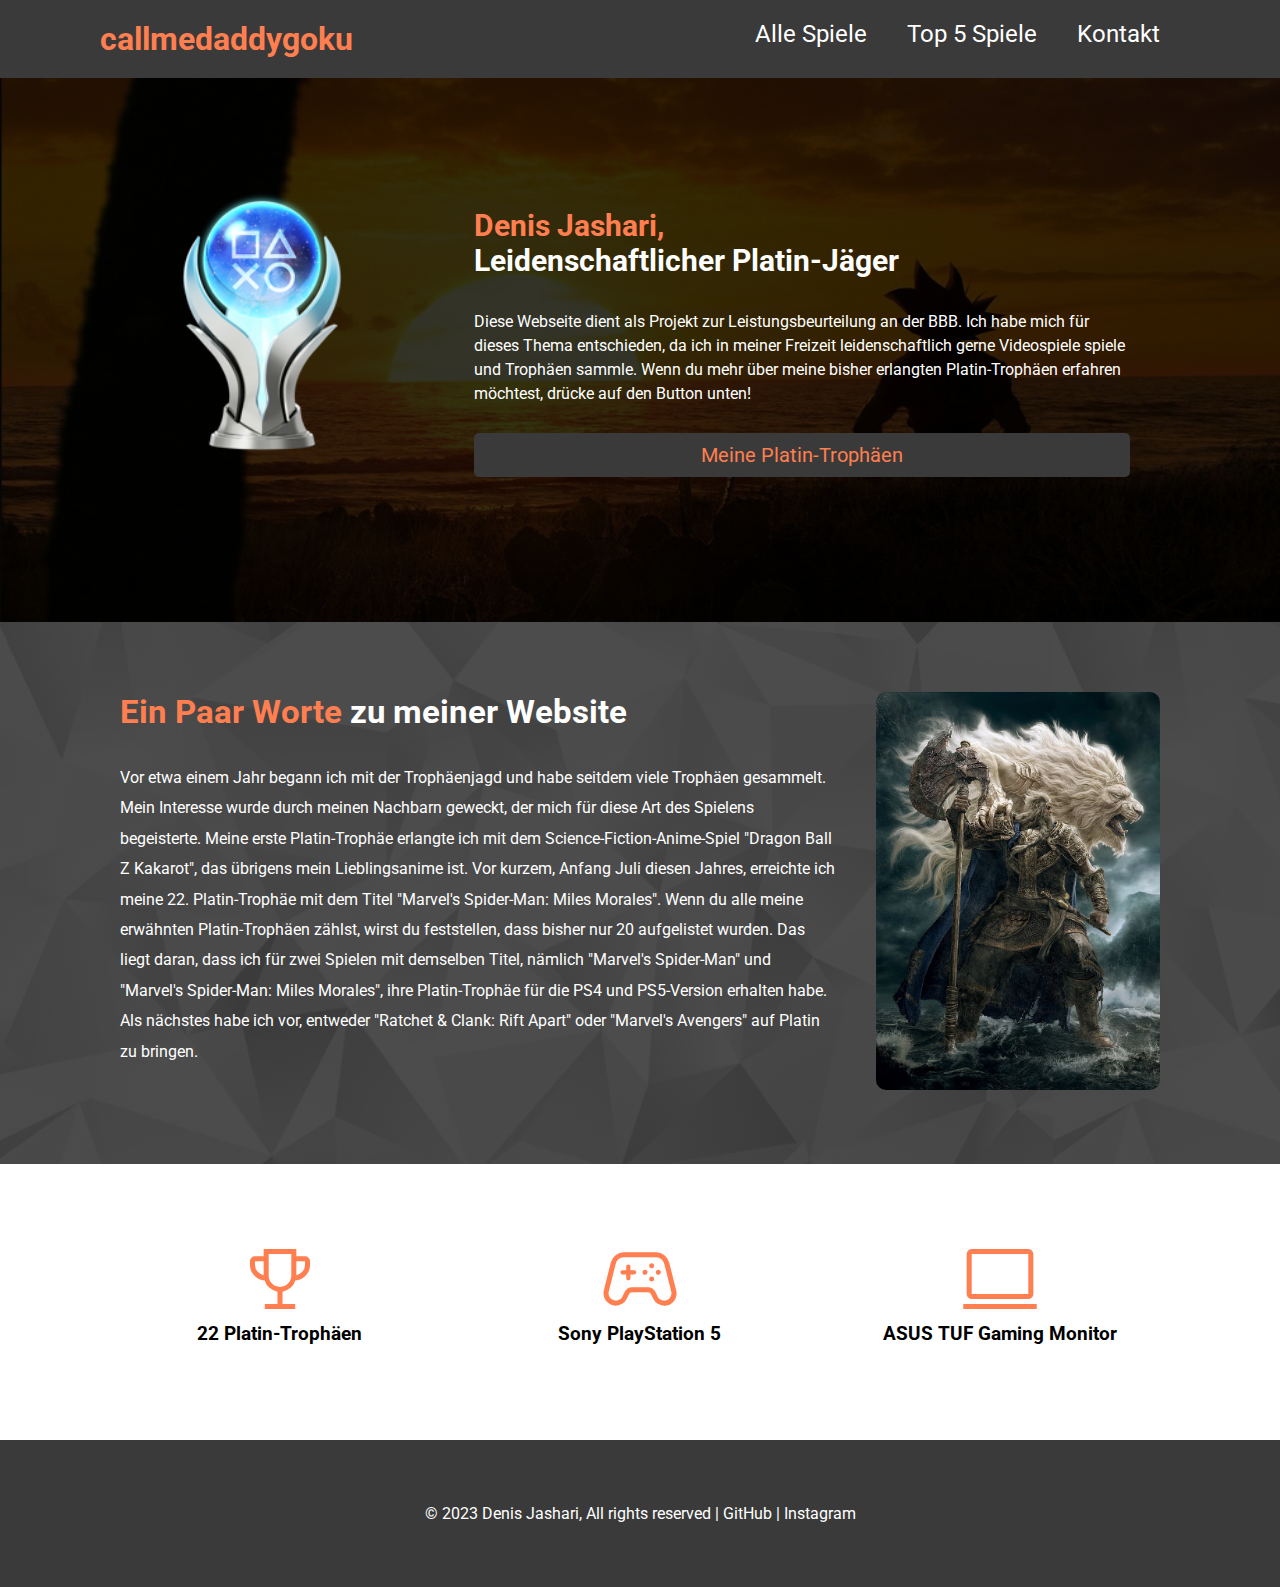
<file: index.html>
<!DOCTYPE html>
<html lang="de">

<head>
    <meta charset="UTF-8">
    <meta name="viewport" content="width=device-width, initial-scale=1.0">
    <meta name="description"
        content="Hier findest du meine Website über alle Platin-Trophäen, die ich bisher gesammelt habe">
    <meta name="keywords" content="Platin Trophäen">
    <title>Willkommen!</title>
    <link rel="stylesheet"
        href="https://fonts.googleapis.com/css2?family=Material+Symbols+Outlined:opsz,wght,FILL,GRAD@48,400,0,0">
    <link rel="stylesheet"
        href="https://fonts.googleapis.com/css2?family=Material+Symbols+Outlined:opsz,wght,FILL,GRAD@48,400,0,0">
    <link rel="stylesheet"
        href="https://fonts.googleapis.com/css2?family=Material+Symbols+Outlined:opsz,wght,FILL,GRAD@48,400,0,0">
    <link rel="preconnect" href="https://fonts.googleapis.com">
    <link rel="preconnect" href="https://fonts.gstatic.com" crossorigin>
    <link href="https://fonts.googleapis.com/css2?family=Arimo:wght@400;700&family=Roboto:wght@400;700&display=swap"
        rel="stylesheet">
    <link rel="stylesheet" href="/style.css">
</head>

<body>
    <header>
        <nav id="main-nav">
            <div class="standard-container">
                <h1>callmedaddygoku</h1>
                <ul>
                    <li><a href="/games.html">Alle Spiele</a></li>
                    <li><a href="/top5.html">Top 5 Spiele</a></li>
                    <li><a href="/contact.html">Kontakt</a></li>
                </ul>
            </div>
        </nav>
        <div id="welcome">
            <div>
                <div class="standard-container">
                    <div class="welcome-img">
                        <img src="/img/trophy_image.png" alt="Welcome Image Header">
                    </div>
                    <div class="welcome-content">
                        <h2><span class="text-highlighted">Denis Jashari,</span><br>Leidenschaftlicher Platin-Jäger
                        </h2>
                        <p>Diese Webseite dient als Projekt zur Leistungsbeurteilung an der BBB. Ich habe mich für
                            dieses Thema entschieden,
                            da ich in meiner Freizeit leidenschaftlich gerne Videospiele spiele und Trophäen sammle.
                            Wenn du mehr über meine
                            bisher erlangten Platin-Trophäen erfahren möchtest, drücke auf den Button unten!
                        </p>
                        <a class="btn" href="/games.html">Meine Platin-Trophäen</a>
                    </div>
                </div>
            </div>
        </div>
    </header>

    <section id="about">
        <div class="standard-container">
            <div class="about-content">
                <h2><span class="text-highlighted">Ein Paar Worte</span> zu meiner Website</h2>
                <p>Vor etwa einem Jahr begann ich mit der Trophäenjagd und habe seitdem viele Trophäen gesammelt.
                    Mein Interesse wurde durch meinen Nachbarn geweckt, der mich für diese Art des Spielens begeisterte.
                    Meine erste Platin-Trophäe erlangte ich mit dem Science-Fiction-Anime-Spiel "Dragon Ball Z Kakarot",
                    das übrigens mein Lieblingsanime ist. Vor kurzem, Anfang Juli diesen Jahres, erreichte ich meine
                    22. Platin-Trophäe mit dem Titel "Marvel's Spider-Man: Miles Morales". Wenn du alle meine erwähnten
                    Platin-Trophäen zählst,
                    wirst du feststellen, dass bisher nur 20 aufgelistet wurden. Das liegt daran, dass ich für zwei
                    Spielen mit demselben Titel,
                    nämlich "Marvel's Spider-Man" und "Marvel's Spider-Man: Miles Morales", ihre Platin-Trophäe für die
                    PS4 und
                    PS5-Version erhalten habe.
                    Als nächstes habe ich vor,
                    entweder "Ratchet & Clank: Rift Apart" oder "Marvel's Avengers" auf Platin zu bringen.</p>
            </div>
            <div class="about-img">
                <img src="/img/elden_ring_img.jpg" alt="about image">
            </div>
        </div>
    </section>

    <section id="skills">
        <div class="standard-container">
            <div class="skill">
                <span class="material-symbols-outlined">trophy</span>
                <h3>22 Platin-Trophäen</h3>
            </div>
            <div class="skill">
                <span class="material-symbols-outlined">stadia_controller</span>
                <h3>Sony PlayStation 5</h3>
            </div>
            <div class="skill">
                <span class="material-symbols-outlined">computer</span>
                <h3>ASUS TUF Gaming Monitor</h3>
            </div>
        </div>
    </section>

    <footer id="main-footer">
        <div class="standard-container">
            <p>&copy; 2023 Denis Jashari, All rights reserved | <a href="https://github.com/denisjashari54"
                    target="_blank">GitHub</a> |
                <a href="https://www.instagram.com/denko54_/" target="_blank">Instagram</a>
            </p>
        </div>
    </footer>

</body>

</html>
</file>
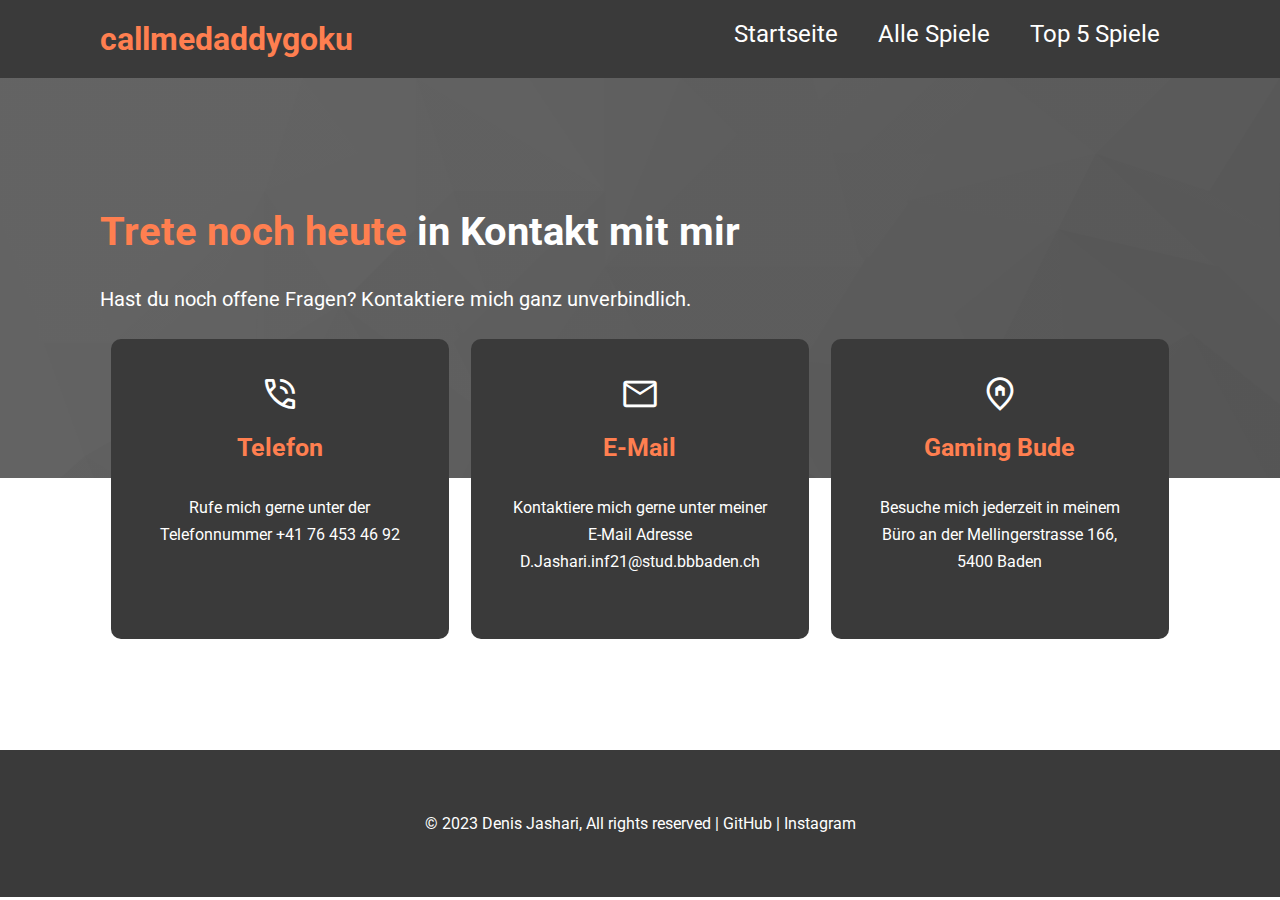
<file: contact.html>
<!DOCTYPE html>
<html lang="de">

<head>
    <meta charset="UTF-8">
    <meta name="viewport" content="width=device-width, initial-scale=1.0">
    <meta name="description" content="Für allfällige Fragen stehe ich dir gerne zur Verfügung">
    <meta name="keywords" content="Denis Jashari Kontakt">
    <title>Kontaktseite</title>
    <link rel="stylesheet"
        href="https://fonts.googleapis.com/css2?family=Material+Symbols+Outlined:opsz,wght,FILL,GRAD@48,400,0,0">
    <link rel="preconnect" href="https://fonts.googleapis.com">
    <link rel="preconnect" href="https://fonts.gstatic.com" crossorigin>
    <link href="https://fonts.googleapis.com/css2?family=Arimo:wght@400;700&family=Roboto:wght@400;700&display=swap"
        rel="stylesheet">
    <link rel="stylesheet" href="/style.css">
</head>

<body>
    <header>
        <nav id="main-nav">
            <div class="standard-container">
                <h1>callmedaddygoku</h1>
                <ul>
                    <li><a href="/index.html">Startseite</a></li>
                    <li><a href="/games.html">Alle Spiele</a></li>
                    <li><a href="/top5.html">Top 5 Spiele</a></li>
                </ul>
            </div>
        </nav>
        <div id="contact-heading">
            <div class="standard-container">
                <div class="heading-content">
                    <h2><span class="text-highlighted">Trete noch heute</span> in Kontakt mit mir</h2>
                    <p>Hast du noch offene Fragen? Kontaktiere mich ganz unverbindlich.</p>
                </div>
            </div>
        </div>
    </header>

    <section id="contact-options">
        <div class="standard-container">
            <div class="contact-option">
                <span class="material-symbols-outlined">phone_in_talk</span>
                <h3>Telefon</h3>
                <p>Rufe mich gerne unter der Telefonnummer +41 76 453 46 92</p>
            </div>
            <div class="contact-option">
                <span class="material-symbols-outlined">mail</span>
                <h3>E-Mail</h3>
                <p>Kontaktiere mich gerne unter meiner E-Mail Adresse D.Jashari.inf21@stud.bbbaden.ch</p>
            </div>
            <div class="contact-option">
                <span class="material-symbols-outlined">home_pin</span>
                <h3>Gaming Bude</h3>
                <p>Besuche mich jederzeit in meinem Büro an der Mellingerstrasse 166, 5400 Baden</p>
            </div>
        </div>
    </section>


    <footer id="main-footer">
        <div class="standard-container">
            <p>&copy; 2023 Denis Jashari, All rights reserved | <a href="https://github.com/denisjashari54"
                    target="_blank">GitHub</a> |
                <a href="https://www.instagram.com/denko54_/" target="_blank">Instagram</a>
            </p>
        </div>
    </footer>

</body>

</html>
</file>
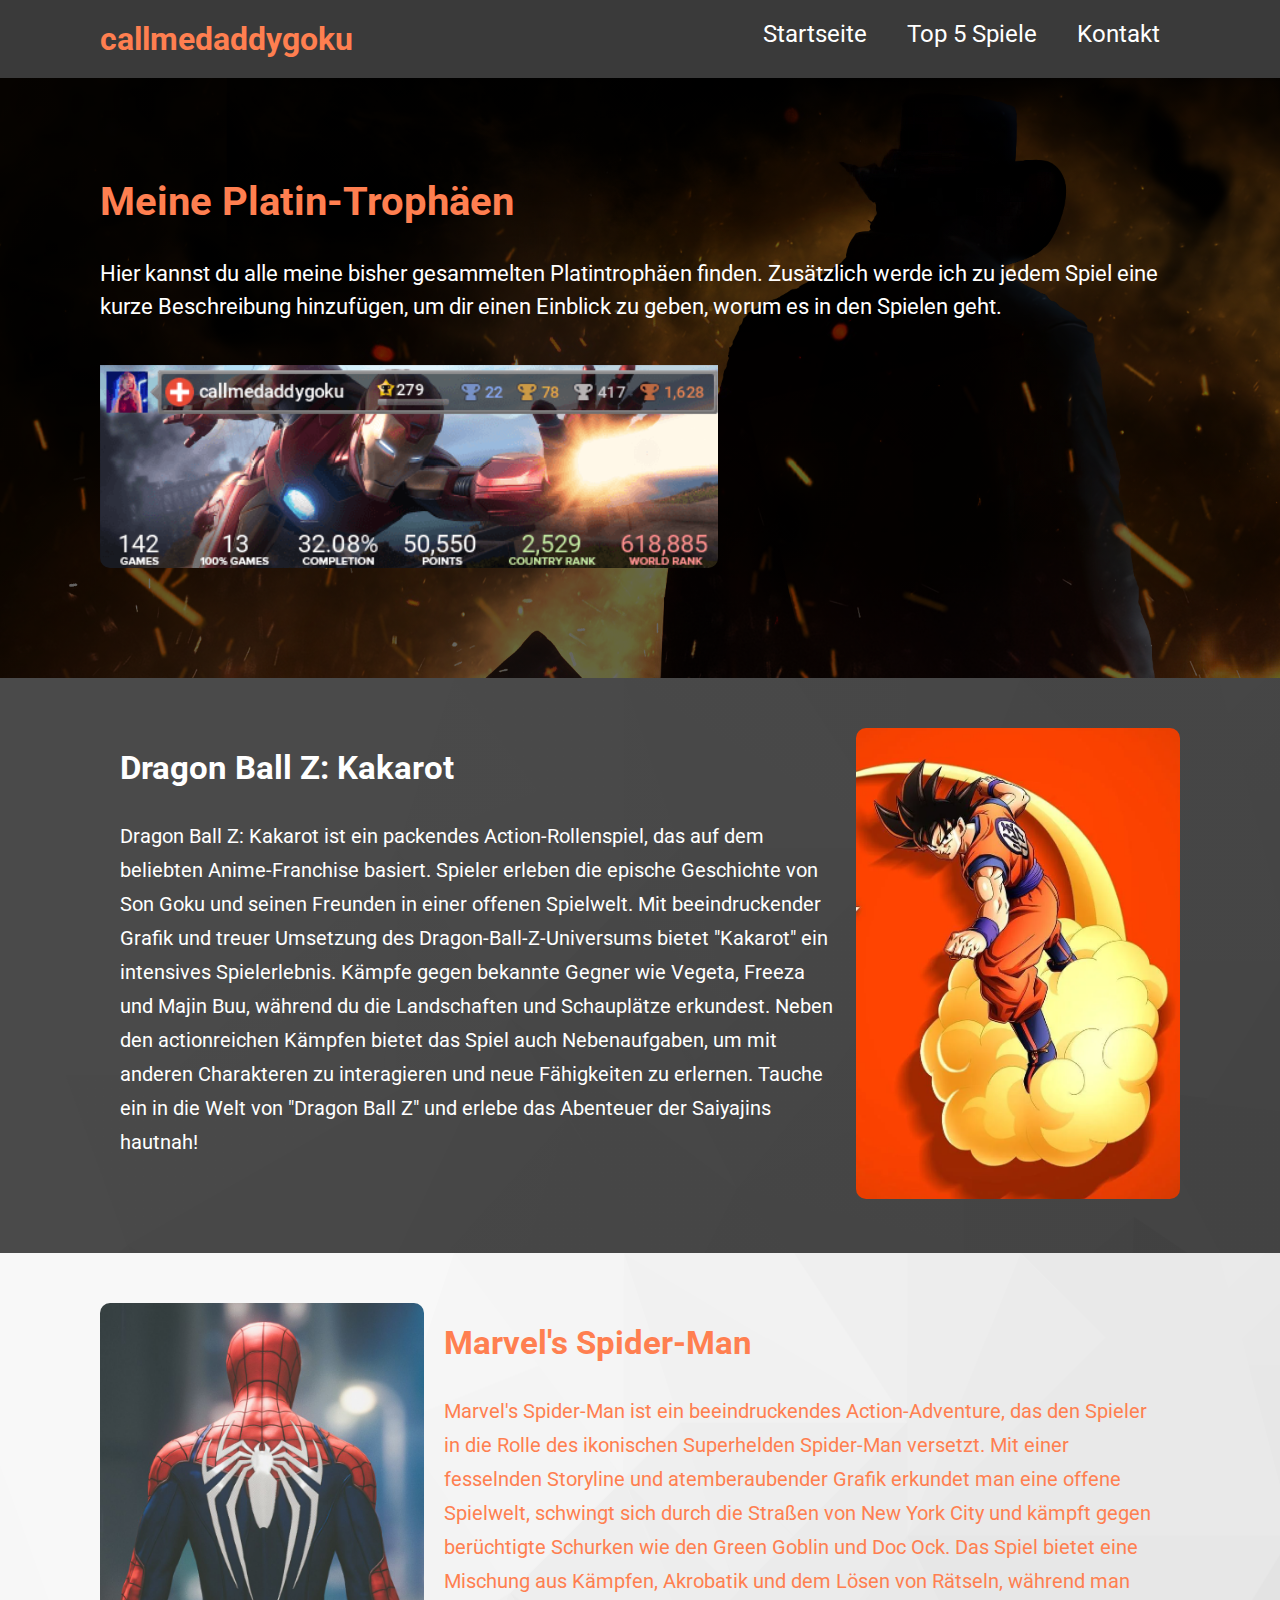
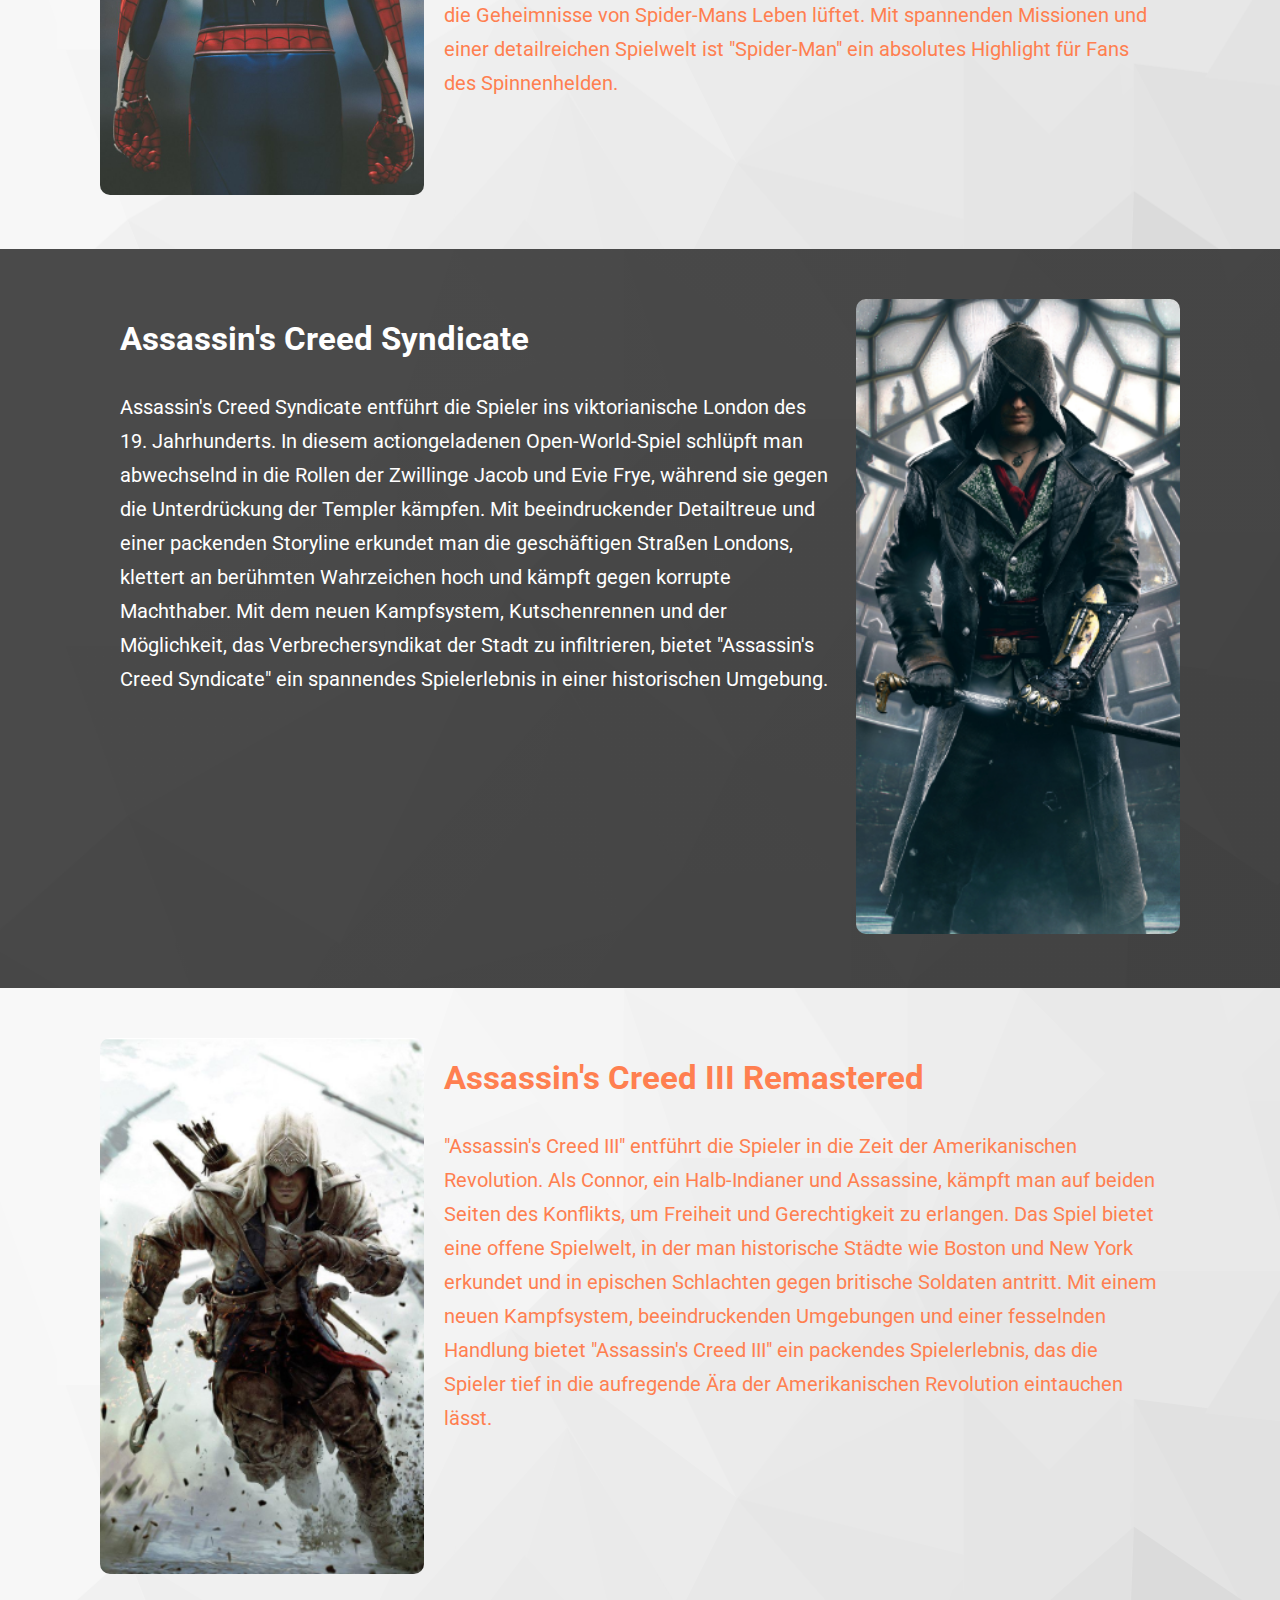
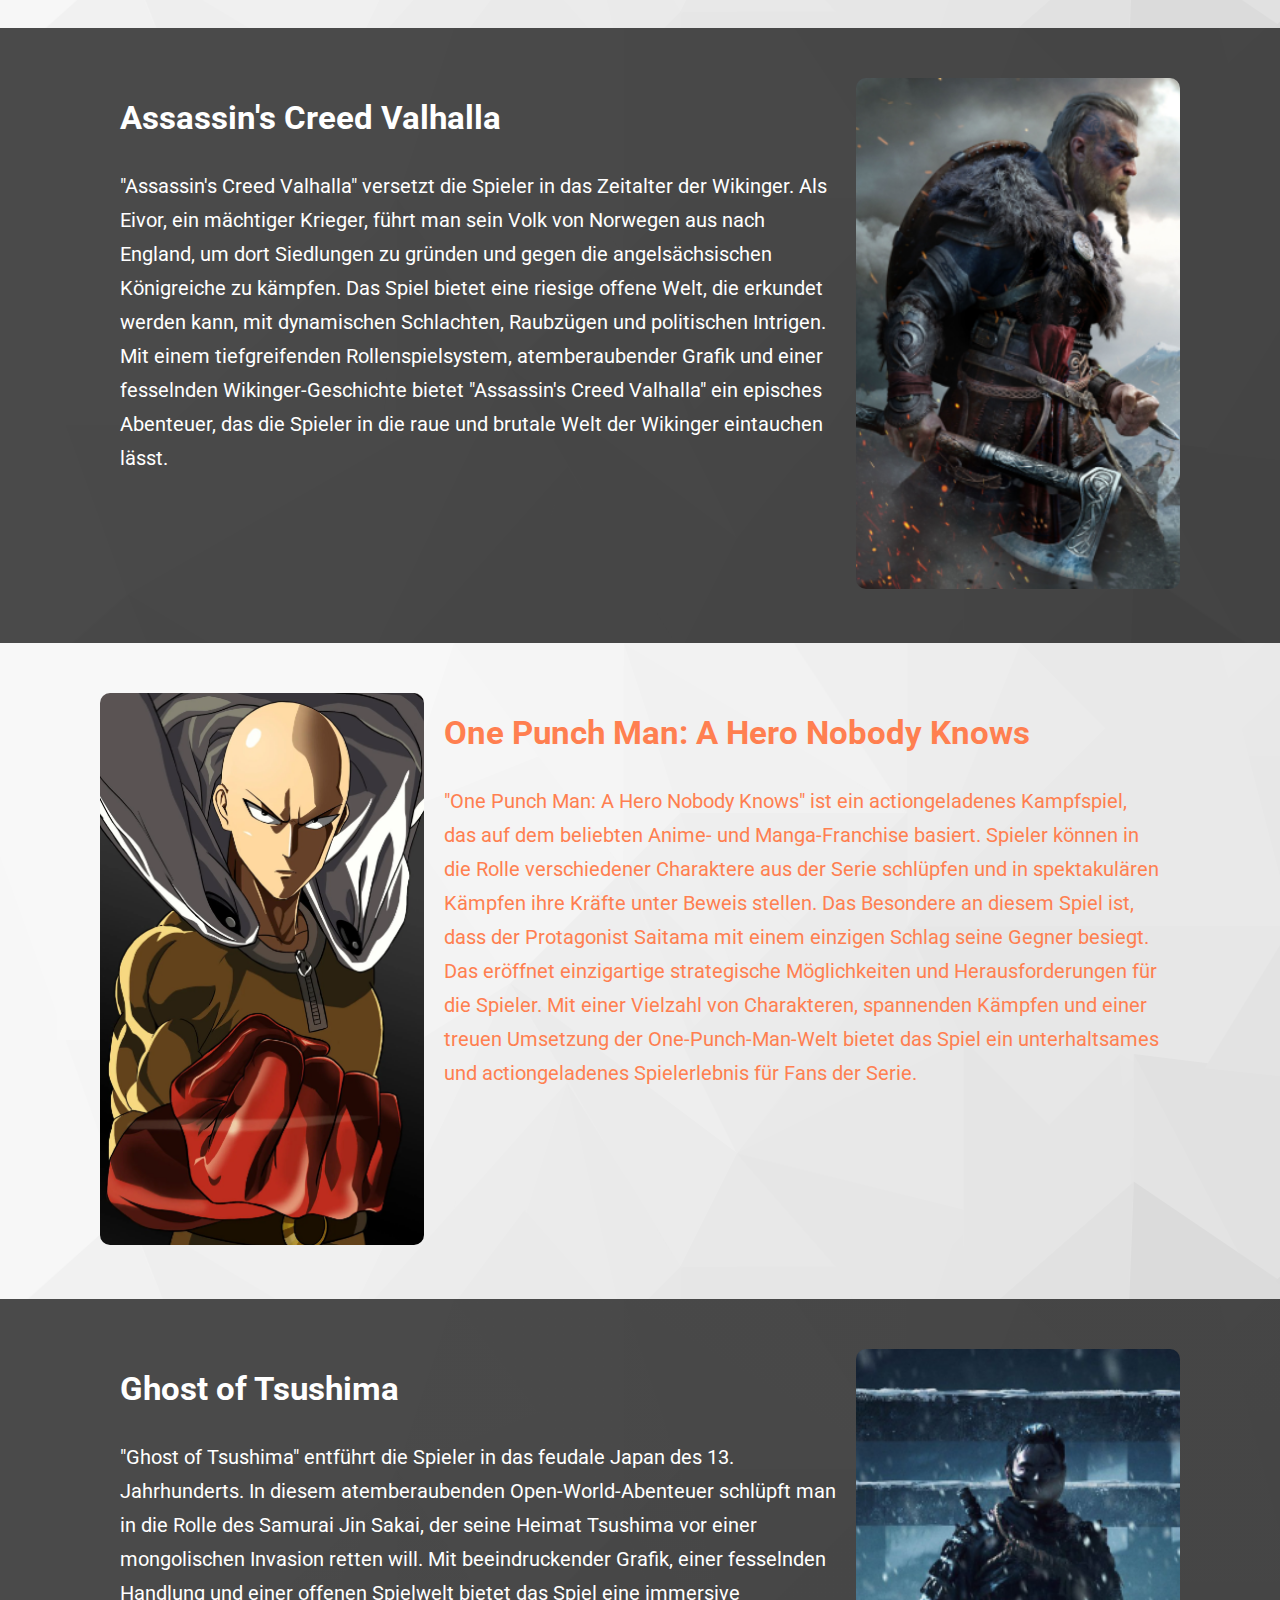
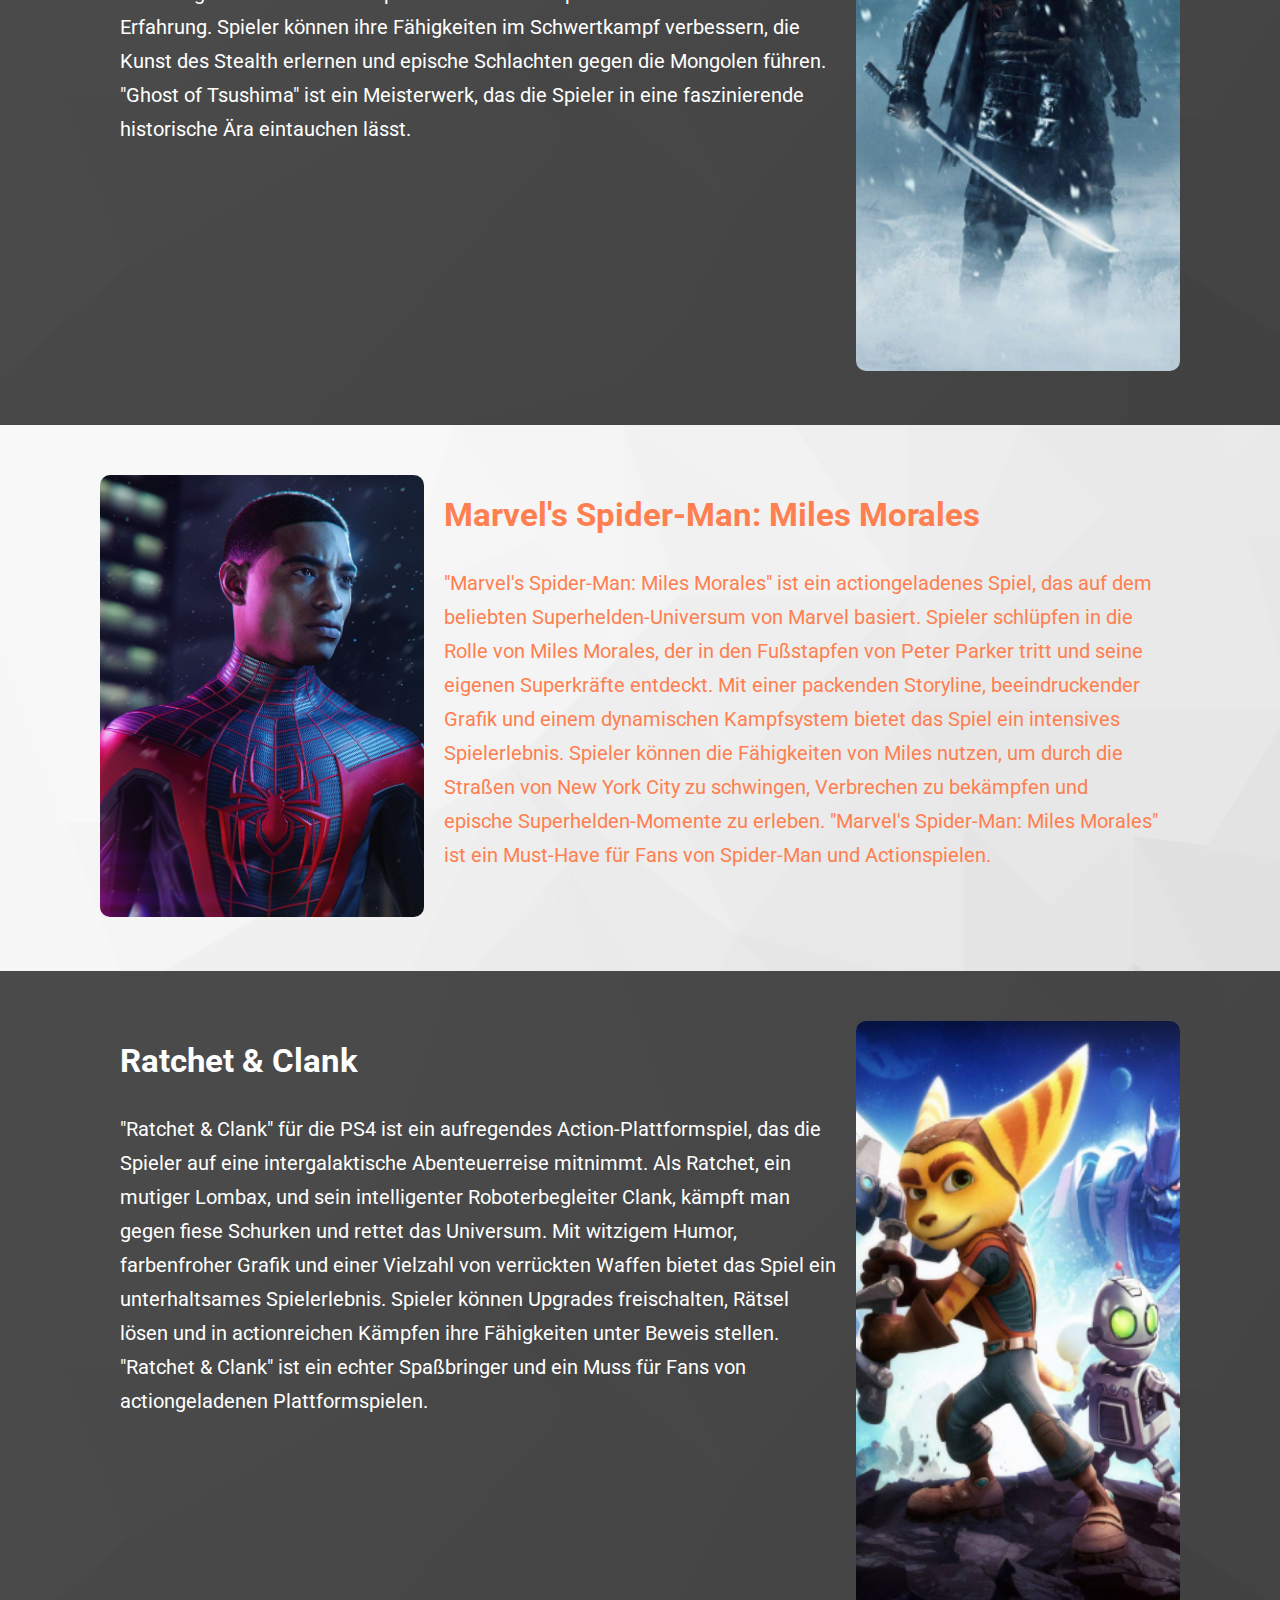
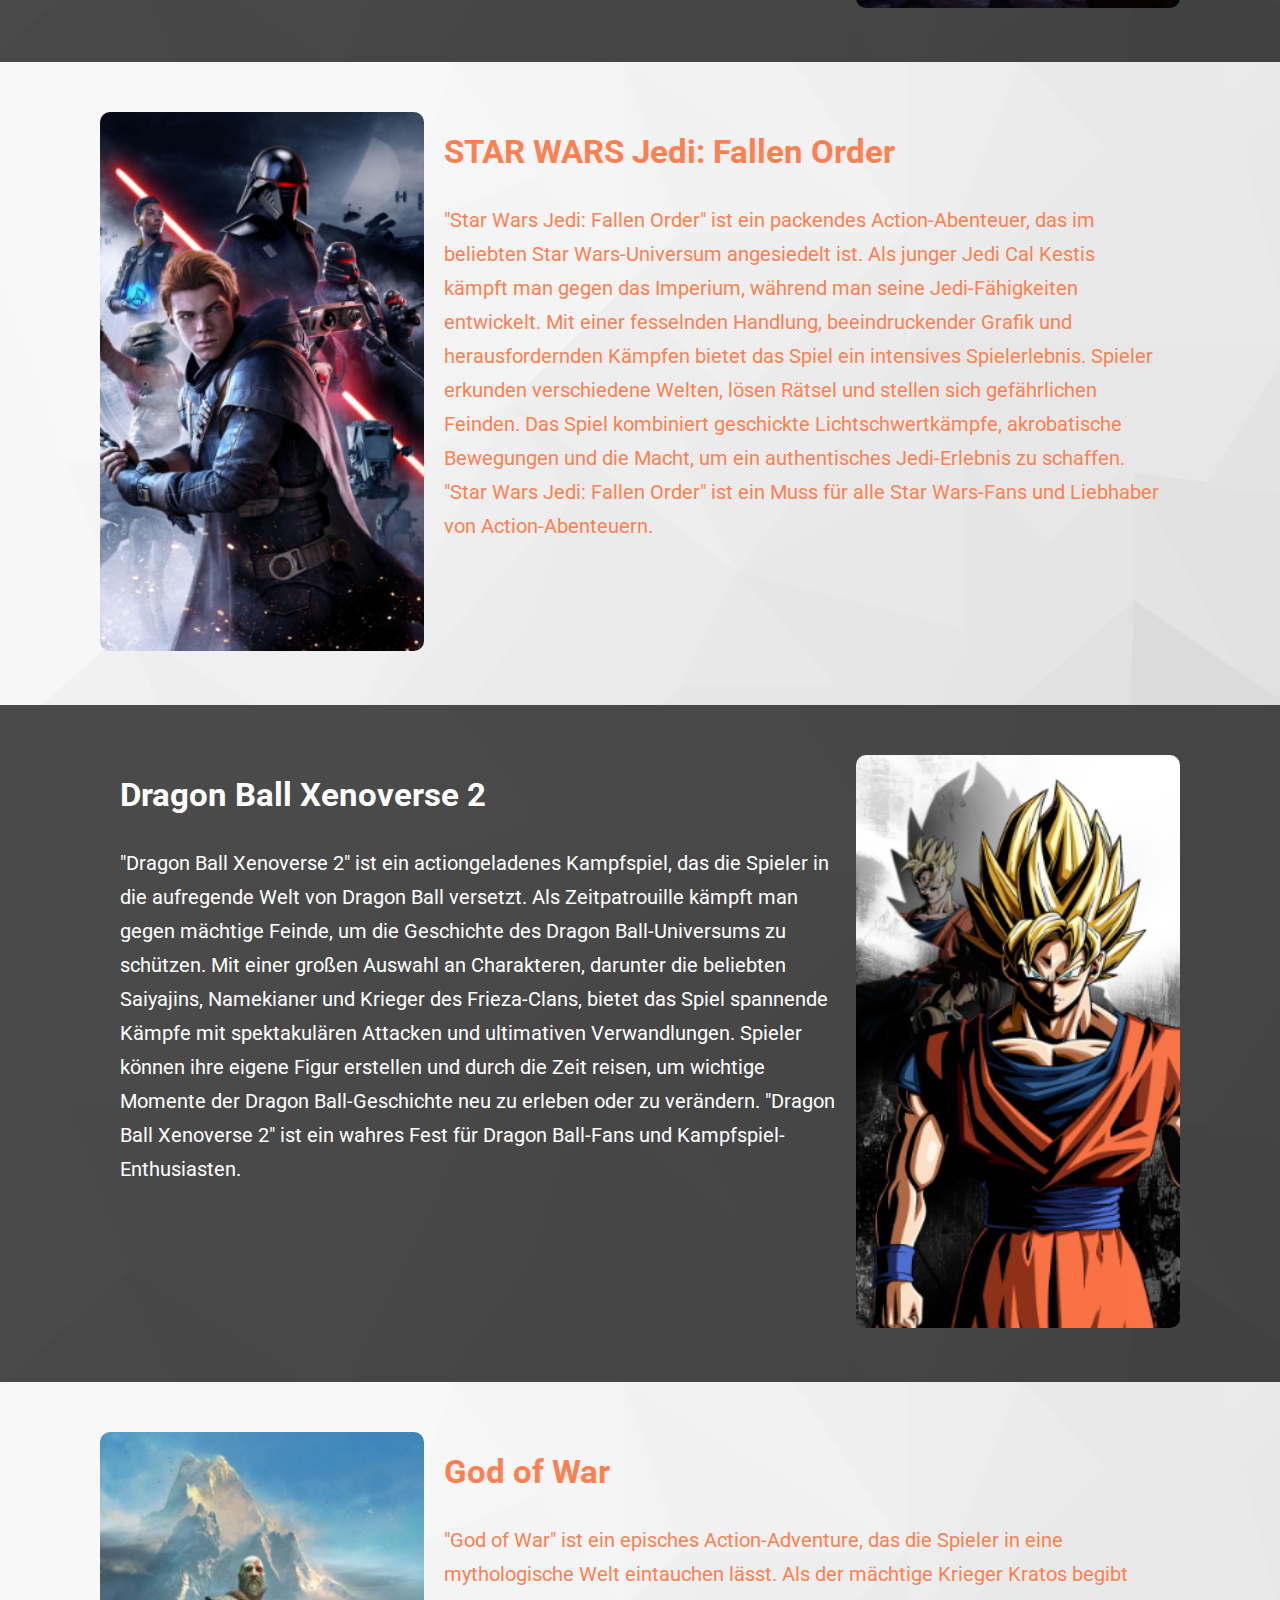
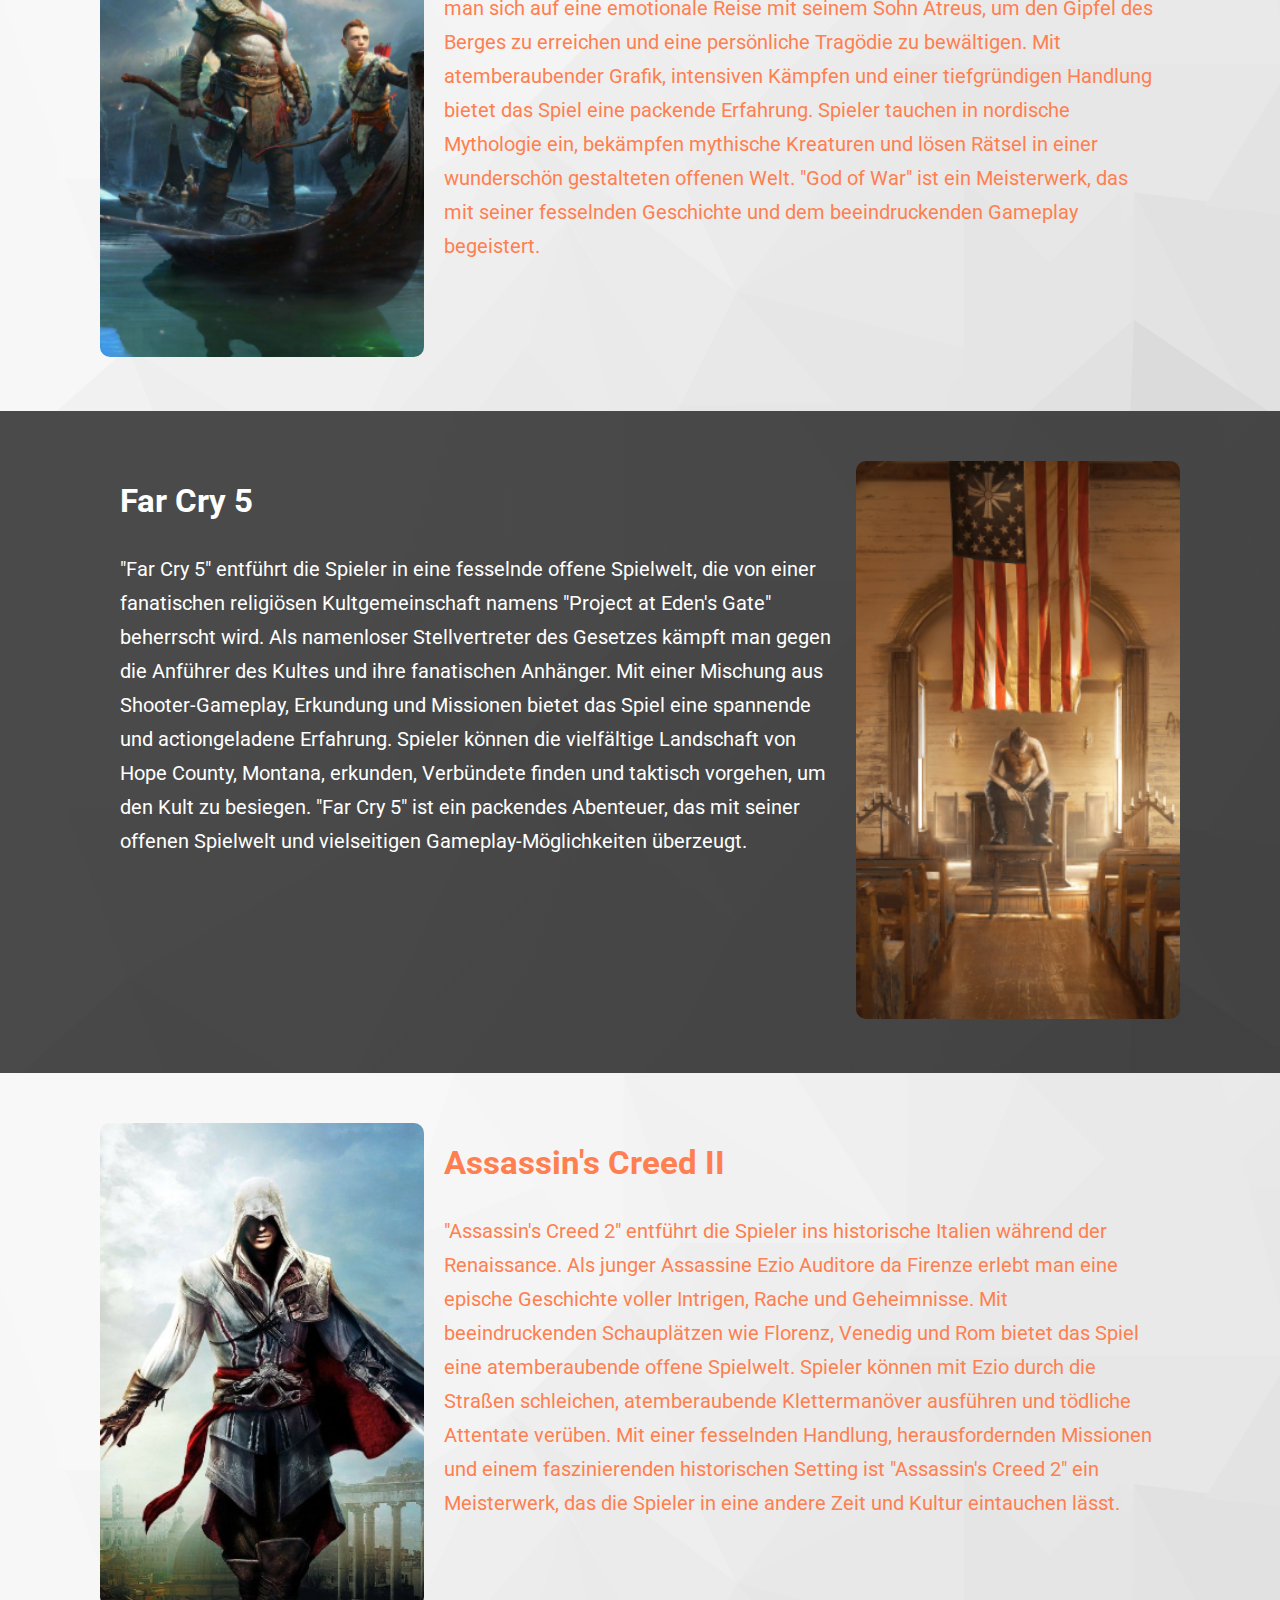
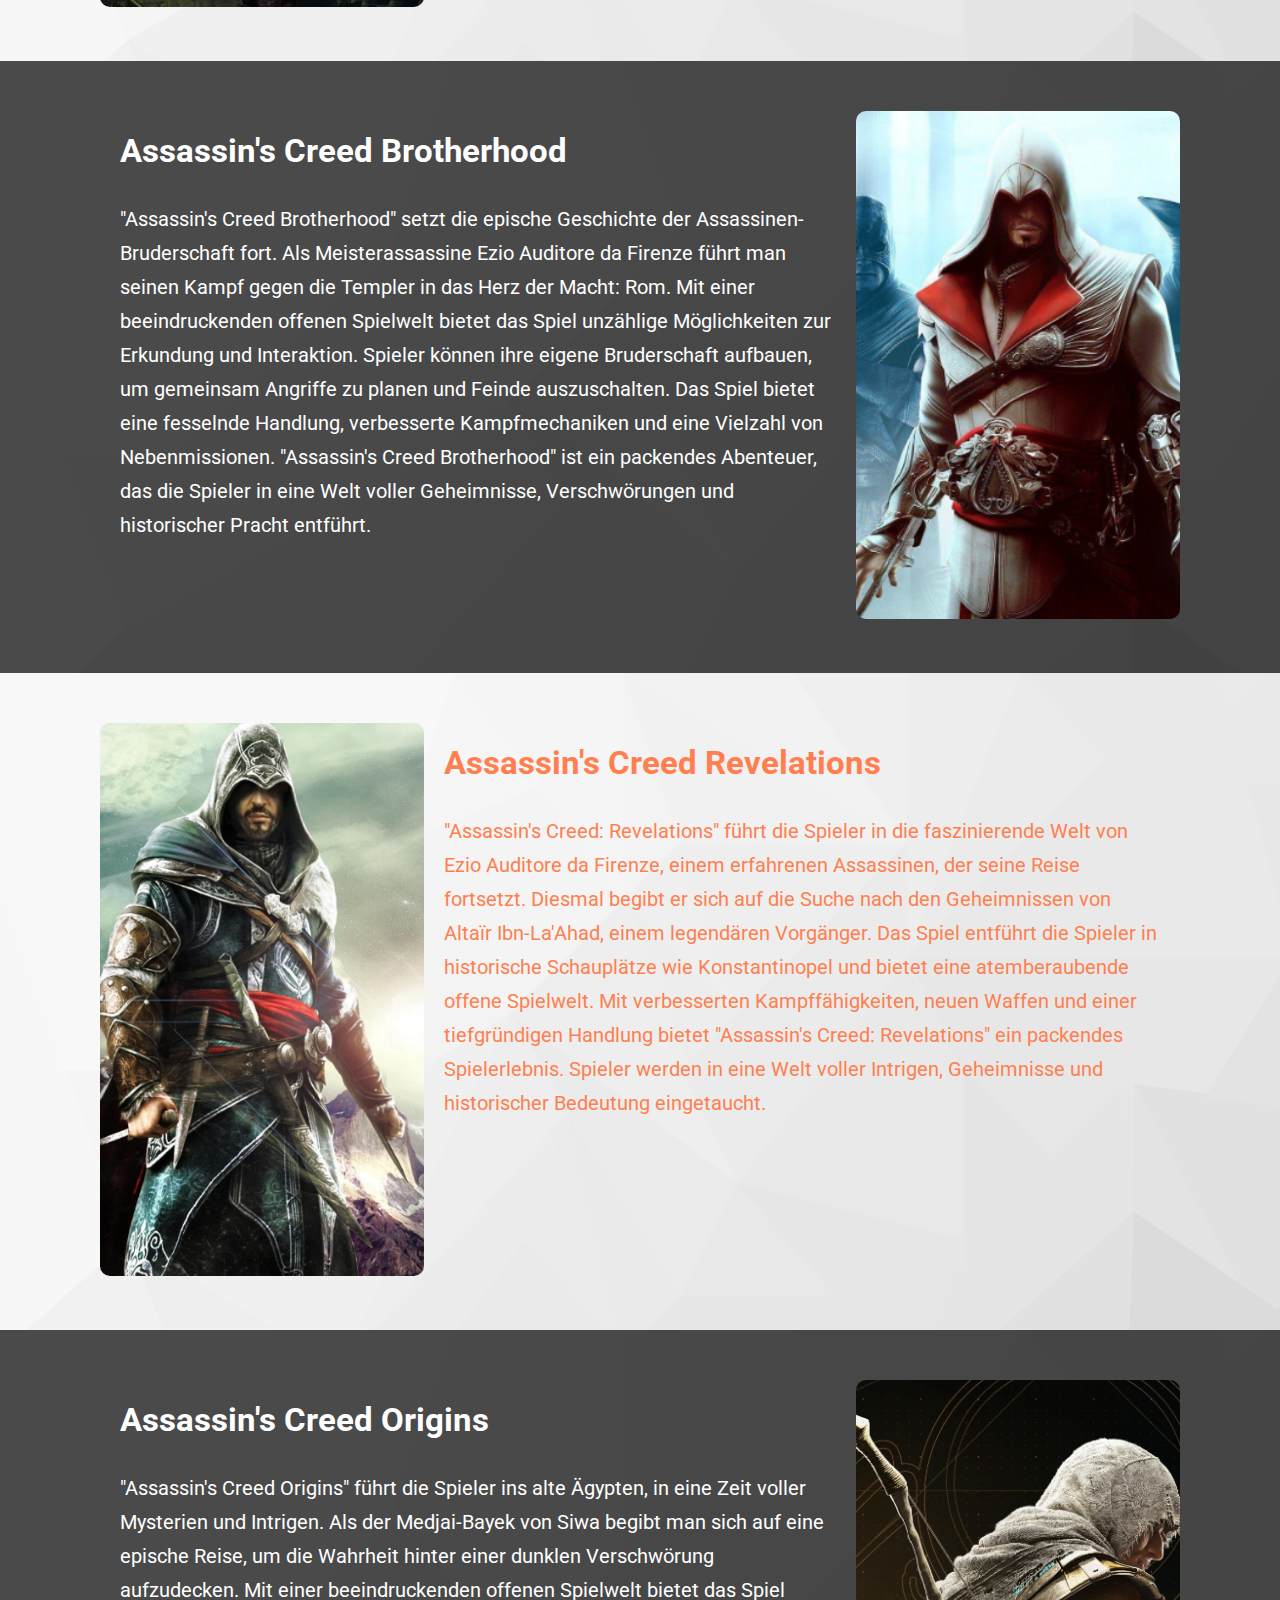
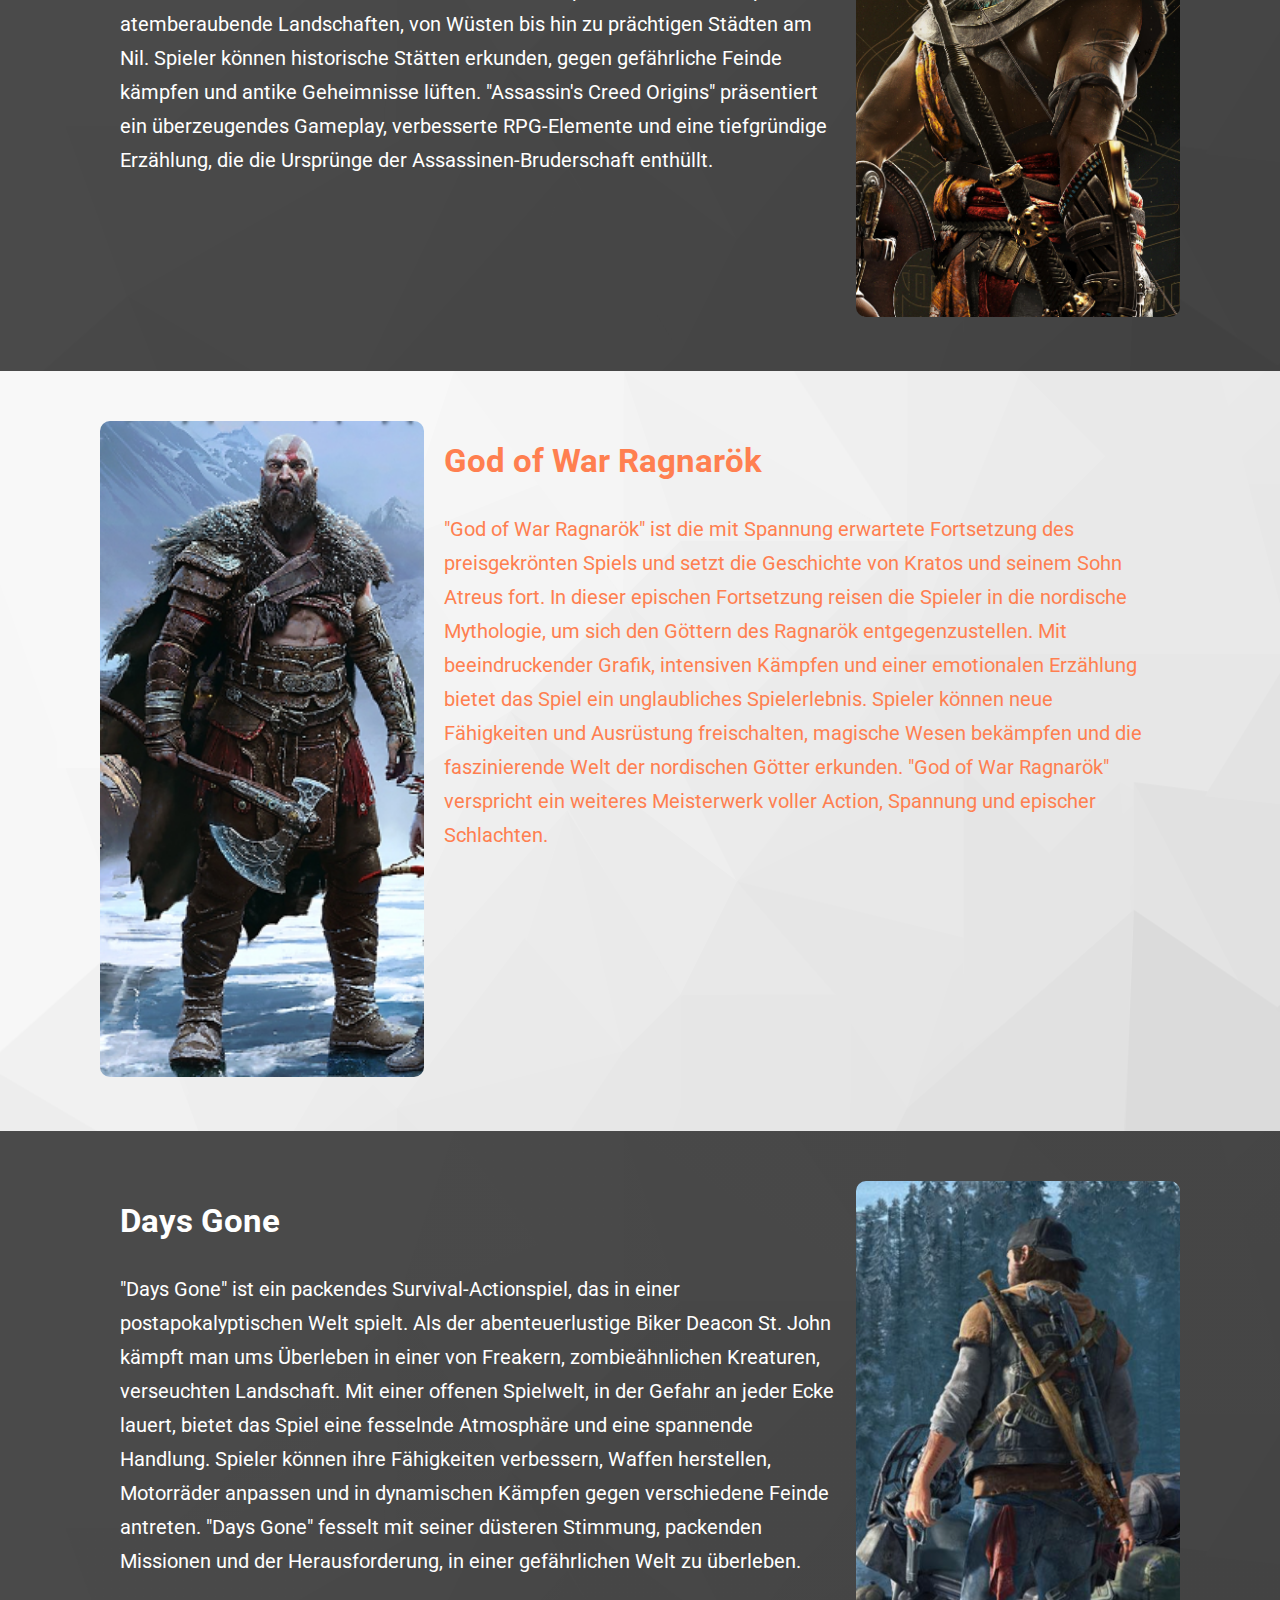
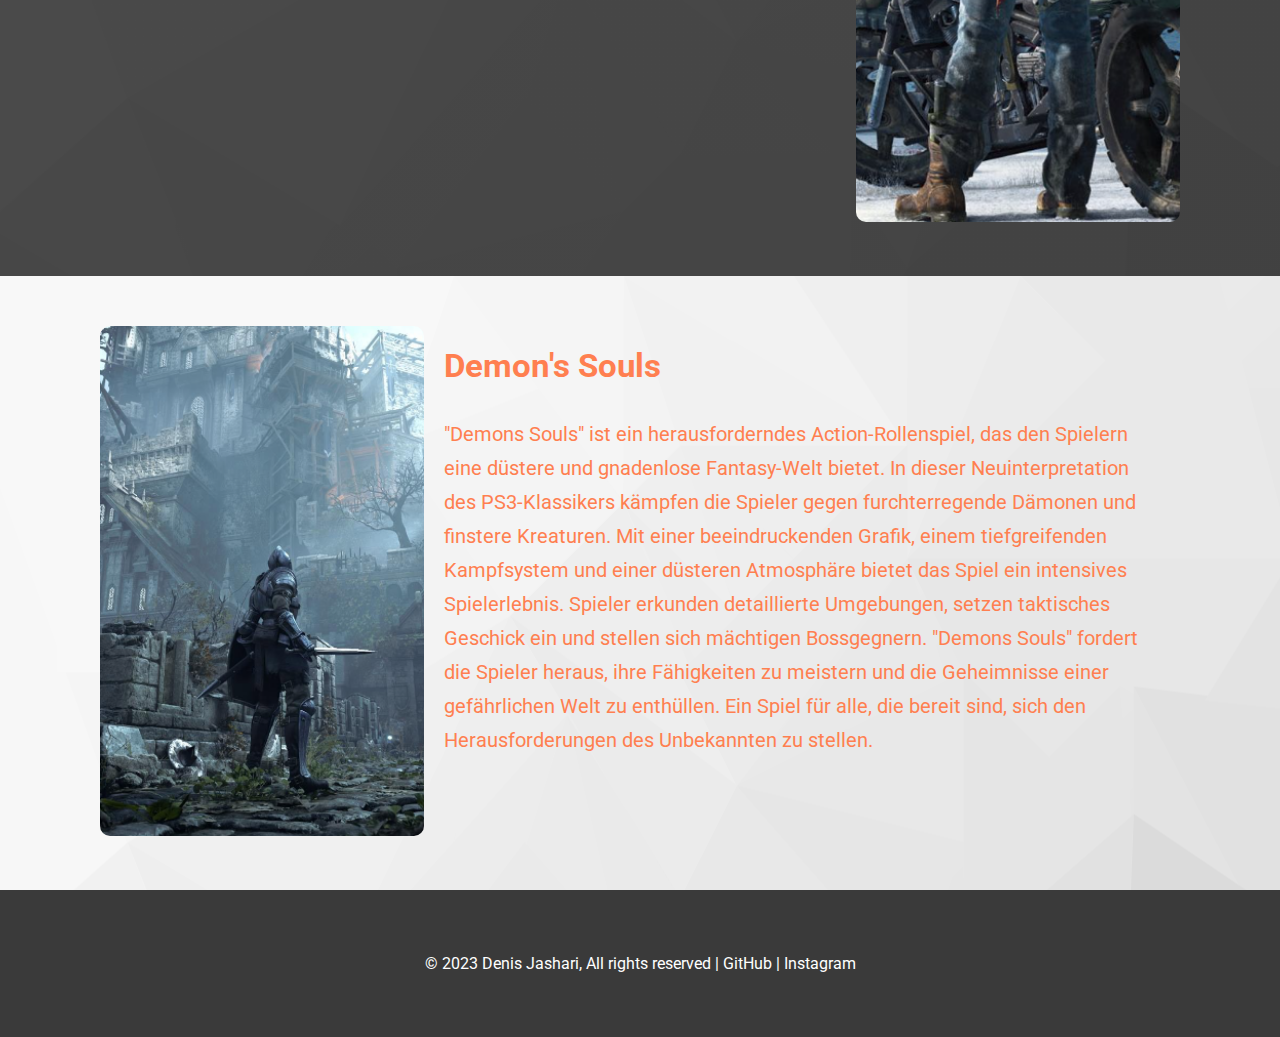
<file: games.html>
<!DOCTYPE html>
<html lang="de">

<head>
    <meta charset="UTF-8">
    <meta name="viewport" content="width=device-width, initial-scale=1.0">
    <meta name="description"
        content="Hier findest du alle Platin-Trophäen, die ich bisher gesammelt habe">
    <meta name="keywords" content="Platin Trophäen">
    <title>Alle Spiele</title>
    <link rel="preconnect" href="https://fonts.googleapis.com">
    <link rel="preconnect" href="https://fonts.gstatic.com" crossorigin>
    <link href="https://fonts.googleapis.com/css2?family=Arimo:wght@400;700&family=Roboto:wght@400;700&display=swap"
        rel="stylesheet">
    <link rel="stylesheet" href="/style.css">
</head>

<body>
    <header>
        <nav id="main-nav">
            <div class="standard-container">
                <h1>callmedaddygoku</h1>
                <ul>
                    <li><a href="/index.html">Startseite</a></li>
                    <li><a href="/top5.html">Top 5 Spiele</a></li>
                    <li><a href="/contact.html">Kontakt</a></li>
                </ul>
            </div>
        </nav>
        <div id="games-heading">
            <div class="standard-container">
                <div class="heading-content">
                    <h2 class="text-highlighted">Meine Platin-Trophäen</h2>
                    <p>Hier kannst du alle meine bisher gesammelten Platintrophäen finden.
                        Zusätzlich werde ich zu jedem Spiel eine kurze Beschreibung hinzufügen, um dir einen Einblick zu
                        geben,
                        worum es in den Spielen geht.</p>
                    <img src="/img/trophy_card.png" alt="trophy card image">
                </div>
            </div>
        </div>
    </header>

    <section id="games-section">
        <div class="standard-container">
            <div class="games-content">
                <h2>Dragon Ball Z: Kakarot</h2>
                <p>
                    Dragon Ball Z: Kakarot ist ein packendes Action-Rollenspiel, das auf dem beliebten Anime-Franchise
                    basiert.
                    Spieler erleben die epische Geschichte von Son Goku und seinen Freunden in einer offenen Spielwelt.
                    Mit beeindruckender Grafik und treuer Umsetzung des Dragon-Ball-Z-Universums bietet "Kakarot" ein
                    intensives Spielerlebnis.
                    Kämpfe gegen bekannte Gegner wie Vegeta, Freeza und Majin Buu, während du die Landschaften und
                    Schauplätze erkundest.
                    Neben den actionreichen Kämpfen bietet das Spiel auch Nebenaufgaben, um mit anderen Charakteren zu
                    interagieren
                    und neue Fähigkeiten zu erlernen. Tauche ein in die Welt von "Dragon Ball Z" und erlebe das
                    Abenteuer der Saiyajins hautnah!
                </p>
            </div>
            <div class="games-img">
                <img src="/img/zkakarot.png" alt="dragonball z kakarot image">
            </div>
        </div>
    </section>
    <section id="games-section-v2">
        <div class="standard-container">
            <div class="games-content">
                <h2>Marvel's Spider-Man</h2>
                <p>
                    Marvel's Spider-Man ist ein beeindruckendes Action-Adventure,
                    das den Spieler in die Rolle des ikonischen Superhelden Spider-Man versetzt.
                    Mit einer fesselnden Storyline und atemberaubender Grafik erkundet man eine offene Spielwelt,
                    schwingt sich durch die Straßen von New York City und kämpft gegen berüchtigte Schurken
                    wie den Green Goblin und Doc Ock. Das Spiel bietet eine Mischung aus Kämpfen, Akrobatik
                    und dem Lösen von Rätseln, während man die Geheimnisse von Spider-Mans Leben lüftet.
                    Mit spannenden Missionen und einer detailreichen Spielwelt ist "Spider-Man" ein absolutes Highlight
                    für Fans des Spinnenhelden.
                </p>
            </div>
            <div class="games-img">
                <img src="/img/spiderman.png" alt="spiderman image">
            </div>
        </div>
    </section>
    <section id="games-section">
        <div class="standard-container">
            <div class="games-content">
                <h2>Assassin's Creed Syndicate</h2>
                <p>
                    Assassin's Creed Syndicate entführt die Spieler ins viktorianische London des 19. Jahrhunderts.
                    In diesem actiongeladenen Open-World-Spiel schlüpft man abwechselnd in die Rollen der Zwillinge
                    Jacob und Evie Frye, während sie gegen die Unterdrückung der Templer kämpfen. Mit beeindruckender
                    Detailtreue und einer packenden Storyline erkundet man die geschäftigen Straßen Londons, klettert
                    an berühmten Wahrzeichen hoch und kämpft gegen korrupte Machthaber. Mit dem neuen Kampfsystem,
                    Kutschenrennen und der Möglichkeit, das Verbrechersyndikat der Stadt zu infiltrieren, bietet
                    "Assassin's Creed Syndicate" ein spannendes Spielerlebnis in einer historischen Umgebung.
                </p>
            </div>
            <div class="games-img">
                <img src="/img/syndicate.png" alt="ac syndicate image">
            </div>
        </div>
    </section>
    <section id="games-section-v2">
        <div class="standard-container">
            <div class="games-content">
                <h2>Assassin's Creed III Remastered</h2>
                <p>
                    "Assassin's Creed III" entführt die Spieler in die Zeit der Amerikanischen Revolution.
                    Als Connor, ein Halb-Indianer und Assassine, kämpft man auf beiden Seiten des Konflikts,
                    um Freiheit und Gerechtigkeit zu erlangen. Das Spiel bietet eine offene Spielwelt,
                    in der man historische Städte wie Boston und New York erkundet und in epischen Schlachten
                    gegen britische Soldaten antritt. Mit einem neuen Kampfsystem, beeindruckenden Umgebungen
                    und einer fesselnden Handlung bietet "Assassin's Creed III" ein packendes Spielerlebnis,
                    das die Spieler tief in die aufregende Ära der Amerikanischen Revolution eintauchen lässt.
                </p>
            </div>
            <div class="games-img">
                <img src="/img/ac3remaster.png" alt="ac 3 remaster image">
            </div>
        </div>
    </section>
    <section id="games-section">
        <div class="standard-container">
            <div class="games-content">
                <h2>Assassin's Creed Valhalla</h2>
                <p>
                    "Assassin's Creed Valhalla" versetzt die Spieler in das Zeitalter der Wikinger.
                    Als Eivor, ein mächtiger Krieger, führt man sein Volk von Norwegen aus nach England,
                    um dort Siedlungen zu gründen und gegen die angelsächsischen Königreiche zu kämpfen.
                    Das Spiel bietet eine riesige offene Welt, die erkundet werden kann, mit dynamischen Schlachten,
                    Raubzügen und politischen Intrigen. Mit einem tiefgreifenden Rollenspielsystem,
                    atemberaubender Grafik und einer fesselnden Wikinger-Geschichte bietet "Assassin's Creed Valhalla"
                    ein episches Abenteuer, das die Spieler in die raue und brutale Welt der Wikinger eintauchen lässt.
                </p>
            </div>
            <div class="games-img">
                <img src="/img/acvalhalla.png" alt="ac valhalla image">
            </div>
        </div>
    </section>
    <section id="games-section-v2">
        <div class="standard-container">
            <div class="games-content">
                <h2>One Punch Man: A Hero Nobody Knows</h2>
                <p>
                    "One Punch Man: A Hero Nobody Knows" ist ein actiongeladenes Kampfspiel, das auf dem beliebten
                    Anime- und Manga-Franchise basiert. Spieler können in die Rolle verschiedener Charaktere
                    aus der Serie schlüpfen und in spektakulären Kämpfen ihre Kräfte unter Beweis stellen.
                    Das Besondere an diesem Spiel ist, dass der Protagonist Saitama mit einem einzigen Schlag seine
                    Gegner besiegt.
                    Das eröffnet einzigartige strategische Möglichkeiten und Herausforderungen für die Spieler.
                    Mit einer Vielzahl von Charakteren, spannenden Kämpfen und einer treuen Umsetzung der
                    One-Punch-Man-Welt bietet
                    das Spiel ein unterhaltsames und actiongeladenes Spielerlebnis für Fans der Serie.
                </p>
            </div>
            <div class="games-img">
                <img src="/img/saitama.png" alt="opm saitama image">
            </div>
        </div>
    </section>
    <section id="games-section">
        <div class="standard-container">
            <div class="games-content">
                <h2>Ghost of Tsushima</h2>
                <p>
                    "Ghost of Tsushima" entführt die Spieler in das feudale Japan des 13. Jahrhunderts.
                    In diesem atemberaubenden Open-World-Abenteuer schlüpft man in die Rolle des Samurai Jin Sakai,
                    der seine Heimat Tsushima vor einer mongolischen Invasion retten will. Mit beeindruckender Grafik,
                    einer fesselnden Handlung und einer offenen Spielwelt bietet das Spiel eine immersive Erfahrung.
                    Spieler können ihre Fähigkeiten im Schwertkampf verbessern, die Kunst des Stealth erlernen und
                    epische Schlachten gegen die Mongolen führen. "Ghost of Tsushima" ist ein Meisterwerk,
                    das die Spieler in eine faszinierende historische Ära eintauchen lässt.
                </p>
            </div>
            <div class="games-img">
                <img src="/img/ghostoftsushima.png" alt="ghost of tsushima image">
            </div>
        </div>
    </section>
    <section id="games-section-v2">
        <div class="standard-container">
            <div class="games-content">
                <h2>Marvel's Spider-Man: Miles Morales</h2>
                <p>
                    "Marvel's Spider-Man: Miles Morales" ist ein actiongeladenes Spiel,
                    das auf dem beliebten Superhelden-Universum von Marvel basiert.
                    Spieler schlüpfen in die Rolle von Miles Morales, der in den Fußstapfen
                    von Peter Parker tritt und seine eigenen Superkräfte entdeckt.
                    Mit einer packenden Storyline, beeindruckender Grafik und einem dynamischen Kampfsystem
                    bietet das Spiel ein intensives Spielerlebnis. Spieler können die Fähigkeiten von Miles nutzen,
                    um durch die Straßen von New York City zu schwingen, Verbrechen zu bekämpfen
                    und epische Superhelden-Momente zu erleben. "Marvel's Spider-Man: Miles Morales"
                    ist ein Must-Have für Fans von Spider-Man und Actionspielen.
                </p>
            </div>
            <div class="games-img">
                <img src="/img/milesmorales.png" alt="sm miles morales image">
            </div>
        </div>
    </section>
    <section id="games-section">
        <div class="standard-container">
            <div class="games-content">
                <h2>Ratchet & Clank</h2>
                <p>
                    "Ratchet & Clank" für die PS4 ist ein aufregendes Action-Plattformspiel,
                    das die Spieler auf eine intergalaktische Abenteuerreise mitnimmt.
                    Als Ratchet, ein mutiger Lombax, und sein intelligenter Roboterbegleiter Clank,
                    kämpft man gegen fiese Schurken und rettet das Universum. Mit witzigem Humor,
                    farbenfroher Grafik und einer Vielzahl von verrückten Waffen bietet das Spiel
                    ein unterhaltsames Spielerlebnis. Spieler können Upgrades freischalten,
                    Rätsel lösen und in actionreichen Kämpfen ihre Fähigkeiten unter Beweis stellen.
                    "Ratchet & Clank" ist ein echter Spaßbringer und ein Muss für Fans von actiongeladenen
                    Plattformspielen.

                </p>
            </div>
            <div class="games-img">
                <img src="/img/ratchet_clank.png" alt="ratchet clank image">
            </div>
        </div>
    </section>
    <section id="games-section-v2">
        <div class="standard-container">
            <div class="games-content">
                <h2>STAR WARS Jedi: Fallen Order</h2>
                <p>"Star Wars Jedi: Fallen Order" ist ein packendes Action-Abenteuer,
                    das im beliebten Star Wars-Universum angesiedelt ist.
                    Als junger Jedi Cal Kestis kämpft man gegen das Imperium,
                    während man seine Jedi-Fähigkeiten entwickelt. Mit einer fesselnden Handlung,
                    beeindruckender Grafik und herausfordernden Kämpfen bietet das
                    Spiel ein intensives Spielerlebnis. Spieler erkunden verschiedene Welten,
                    lösen Rätsel und stellen sich gefährlichen Feinden.
                    Das Spiel kombiniert geschickte Lichtschwertkämpfe, akrobatische Bewegungen und die Macht,
                    um ein authentisches Jedi-Erlebnis zu schaffen. "Star Wars Jedi: Fallen Order"
                    ist ein Muss für alle Star Wars-Fans und Liebhaber von Action-Abenteuern.
                </p>
            </div>
            <div class="games-img">
                <img src="/img/starwars.png" alt="sw jedi fallen order image">
            </div>
        </div>
    </section>
    </section>
    <section id="games-section">
        <div class="standard-container">
            <div class="games-content">
                <h2>Dragon Ball Xenoverse 2</h2>
                <p>
                    "Dragon Ball Xenoverse 2" ist ein actiongeladenes Kampfspiel,
                    das die Spieler in die aufregende Welt von Dragon Ball versetzt.
                    Als Zeitpatrouille kämpft man gegen mächtige Feinde, um die Geschichte
                    des Dragon Ball-Universums zu schützen. Mit einer großen Auswahl an Charakteren,
                    darunter die beliebten Saiyajins, Namekianer und Krieger des Frieza-Clans,
                    bietet das Spiel spannende Kämpfe mit spektakulären Attacken und ultimativen Verwandlungen.
                    Spieler können ihre eigene Figur erstellen und durch die Zeit reisen, um wichtige
                    Momente der Dragon Ball-Geschichte neu zu erleben oder zu verändern.
                    "Dragon Ball Xenoverse 2" ist ein wahres Fest für Dragon Ball-Fans und Kampfspiel-Enthusiasten.
                </p>
            </div>
            <div class="games-img">
                <img src="/img/db_xenoverse2.png" alt="db xenoverse 2 image">
            </div>
        </div>
    </section>
    <section id="games-section-v2">
        <div class="standard-container">
            <div class="games-content">
                <h2>God of War</h2>
                <p>
                    "God of War" ist ein episches Action-Adventure, das die Spieler in eine mythologische Welt
                    eintauchen lässt.
                    Als der mächtige Krieger Kratos begibt man sich auf eine emotionale Reise mit seinem Sohn Atreus,
                    um den Gipfel des Berges zu erreichen und eine persönliche Tragödie zu bewältigen.
                    Mit atemberaubender Grafik, intensiven Kämpfen und einer tiefgründigen Handlung bietet das Spiel
                    eine packende Erfahrung.
                    Spieler tauchen in nordische Mythologie ein, bekämpfen mythische Kreaturen und lösen Rätsel
                    in einer wunderschön gestalteten offenen Welt. "God of War" ist ein Meisterwerk,
                    das mit seiner fesselnden Geschichte und dem beeindruckenden Gameplay begeistert.
                </p>
            </div>
            <div class="games-img">
                <img src="/img/godofwar.png" alt="gow image">
            </div>
        </div>
    </section>
    <section id="games-section">
        <div class="standard-container">
            <div class="games-content">
                <h2>Far Cry 5</h2>
                <p>
                    "Far Cry 5" entführt die Spieler in eine fesselnde offene Spielwelt,
                    die von einer fanatischen religiösen Kultgemeinschaft namens
                    "Project at Eden's Gate" beherrscht wird. Als namenloser Stellvertreter
                    des Gesetzes kämpft man gegen die Anführer des Kultes und ihre fanatischen
                    Anhänger. Mit einer Mischung aus Shooter-Gameplay, Erkundung und Missionen
                    bietet das Spiel eine spannende und actiongeladene Erfahrung.
                    Spieler können die vielfältige Landschaft von Hope County, Montana,
                    erkunden, Verbündete finden und taktisch vorgehen, um den Kult zu besiegen.
                    "Far Cry 5" ist ein packendes Abenteuer, das mit seiner offenen Spielwelt und vielseitigen
                    Gameplay-Möglichkeiten überzeugt.
                </p>
            </div>
            <div class="games-img">
                <img src="/img/farcry5.png" alt="far cry 5 image">
            </div>
        </div>
    </section>
    <section id="games-section-v2">
        <div class="standard-container">
            <div class="games-content">
                <h2>Assassin's Creed II </h2>
                <p>
                    "Assassin's Creed 2" entführt die Spieler ins historische Italien während der Renaissance. Als
                    junger Assassine Ezio Auditore da Firenze erlebt man eine epische Geschichte voller Intrigen, Rache
                    und Geheimnisse. Mit beeindruckenden Schauplätzen wie Florenz, Venedig und Rom bietet das Spiel eine
                    atemberaubende offene Spielwelt. Spieler können mit Ezio durch die Straßen schleichen,
                    atemberaubende Klettermanöver ausführen und tödliche Attentate verüben. Mit einer fesselnden
                    Handlung, herausfordernden Missionen und einem faszinierenden historischen Setting ist "Assassin's
                    Creed 2" ein Meisterwerk, das die Spieler in eine andere Zeit und Kultur eintauchen lässt.
                </p>
            </div>
            <div class="games-img">
                <img src="/img/ac2.png" alt="ac 2 image">
            </div>
        </div>
    </section>
    <section id="games-section">
        <div class="standard-container">
            <div class="games-content">
                <h2>Assassin's Creed Brotherhood</h2>
                <p>
                    "Assassin's Creed Brotherhood" setzt die epische Geschichte der Assassinen-Bruderschaft fort. Als
                    Meisterassassine Ezio Auditore da Firenze führt man seinen Kampf gegen die Templer in das Herz der
                    Macht: Rom. Mit einer beeindruckenden offenen Spielwelt bietet das Spiel unzählige Möglichkeiten zur
                    Erkundung und Interaktion. Spieler können ihre eigene Bruderschaft aufbauen, um gemeinsam Angriffe
                    zu planen und Feinde auszuschalten. Das Spiel bietet eine fesselnde Handlung, verbesserte
                    Kampfmechaniken und eine Vielzahl von Nebenmissionen. "Assassin's Creed Brotherhood" ist ein
                    packendes Abenteuer, das die Spieler in eine Welt voller Geheimnisse, Verschwörungen und
                    historischer Pracht entführt.
                </p>
            </div>
            <div class="games-img">
                <img src="/img/acbrotherhood.png" alt="ac brotherhood image">
            </div>
        </div>
    </section>
    <section id="games-section-v2">
        <div class="standard-container">
            <div class="games-content">
                <h2>Assassin's Creed Revelations</h2>
                <p>
                    "Assassin's Creed: Revelations" führt die Spieler in die faszinierende Welt von Ezio Auditore da
                    Firenze, einem erfahrenen Assassinen, der seine Reise fortsetzt. Diesmal begibt er sich auf die
                    Suche nach den Geheimnissen von Altaïr Ibn-La'Ahad, einem legendären Vorgänger. Das Spiel entführt
                    die Spieler in historische Schauplätze wie Konstantinopel und bietet eine atemberaubende offene
                    Spielwelt. Mit verbesserten Kampffähigkeiten, neuen Waffen und einer tiefgründigen Handlung bietet
                    "Assassin's Creed: Revelations" ein packendes Spielerlebnis. Spieler werden in eine Welt voller
                    Intrigen, Geheimnisse und historischer Bedeutung eingetaucht.
                </p>
            </div>
            <div class="games-img">
                <img src="/img/acrevelations.png" alt="ac revelations image">
            </div>
        </div>
    </section>
    <section id="games-section">
        <div class="standard-container">
            <div class="games-content">
                <h2>Assassin's Creed Origins</h2>
                <p>
                    "Assassin's Creed Origins" führt die Spieler ins alte Ägypten, in eine Zeit voller Mysterien und
                    Intrigen. Als der Medjai-Bayek von Siwa begibt man sich auf eine epische Reise, um die Wahrheit
                    hinter einer dunklen Verschwörung aufzudecken. Mit einer beeindruckenden offenen Spielwelt bietet
                    das Spiel atemberaubende Landschaften, von Wüsten bis hin zu prächtigen Städten am Nil. Spieler
                    können historische Stätten erkunden, gegen gefährliche Feinde kämpfen und antike Geheimnisse lüften.
                    "Assassin's Creed Origins" präsentiert ein überzeugendes Gameplay, verbesserte RPG-Elemente und eine
                    tiefgründige Erzählung, die die Ursprünge der Assassinen-Bruderschaft enthüllt.
                </p>
            </div>
            <div class="games-img">
                <img src="/img/acorigins.png" alt="ac origins image">
            </div>
        </div>
    </section>
    <section id="games-section-v2">
        <div class="standard-container">
            <div class="games-content">
                <h2>God of War Ragnarök</h2>
                <p>
                    "God of War Ragnarök" ist die mit Spannung erwartete Fortsetzung des preisgekrönten Spiels und setzt
                    die Geschichte von Kratos und seinem Sohn Atreus fort. In dieser epischen Fortsetzung reisen die
                    Spieler in die nordische Mythologie, um sich den Göttern des Ragnarök entgegenzustellen. Mit
                    beeindruckender Grafik, intensiven Kämpfen und einer emotionalen Erzählung bietet das Spiel ein
                    unglaubliches Spielerlebnis. Spieler können neue Fähigkeiten und Ausrüstung freischalten, magische
                    Wesen bekämpfen und die faszinierende Welt der nordischen Götter erkunden. "God of War Ragnarök"
                    verspricht ein weiteres Meisterwerk voller Action, Spannung und epischer Schlachten.
                </p>
            </div>
            <div class="games-img">
                <img src="/img/gowragnarok.png" alt="gow ragnarok image">
            </div>
        </div>
    </section>
    <section id="games-section">
        <div class="standard-container">
            <div class="games-content">
                <h2>Days Gone</h2>
                <p>
                    "Days Gone" ist ein packendes Survival-Actionspiel, das in einer postapokalyptischen Welt spielt.
                    Als der abenteuerlustige Biker Deacon St. John kämpft man ums Überleben in einer von Freakern,
                    zombieähnlichen Kreaturen, verseuchten Landschaft. Mit einer offenen Spielwelt, in der Gefahr an
                    jeder Ecke lauert, bietet das Spiel eine fesselnde Atmosphäre und eine spannende Handlung. Spieler
                    können ihre Fähigkeiten verbessern, Waffen herstellen, Motorräder anpassen und in dynamischen
                    Kämpfen gegen verschiedene Feinde antreten. "Days Gone" fesselt mit seiner düsteren Stimmung,
                    packenden Missionen und der Herausforderung, in einer gefährlichen Welt zu überleben.
                </p>
            </div>
            <div class="games-img">
                <img src="/img/daysgone.png" alt="days gone image">
            </div>
        </div>
    </section>
    <section id="games-section-v2">
        <div class="standard-container">
            <div class="games-content">
                <h2>Demon's Souls</h2>
                <p>
                    "Demons Souls" ist ein herausforderndes Action-Rollenspiel, das den Spielern eine düstere und
                    gnadenlose Fantasy-Welt bietet. In dieser Neuinterpretation des PS3-Klassikers kämpfen die Spieler
                    gegen furchterregende Dämonen und finstere Kreaturen. Mit einer beeindruckenden Grafik, einem
                    tiefgreifenden Kampfsystem und einer düsteren Atmosphäre bietet das Spiel ein intensives
                    Spielerlebnis. Spieler erkunden detaillierte Umgebungen, setzen taktisches Geschick ein und stellen
                    sich mächtigen Bossgegnern. "Demons Souls" fordert die Spieler heraus, ihre Fähigkeiten zu meistern
                    und die Geheimnisse einer gefährlichen Welt zu enthüllen. Ein Spiel für alle, die bereit sind, sich
                    den Herausforderungen des Unbekannten zu stellen.
                </p>
            </div>
            <div class="games-img">
                <img src="/img/demons souls.png" alt="demons souls image">
            </div>
        </div>
    </section>

    <footer id="main-footer">
        <div class="standard-container">
            <p>&copy; 2023 Denis Jashari, All rights reserved | <a href="https://github.com/denisjashari54"
                    target="_blank">GitHub</a> |
                <a href="https://www.instagram.com/denko54_/" target="_blank">Instagram</a>
            </p>
        </div>
    </footer>

</body>

</html>
</file>
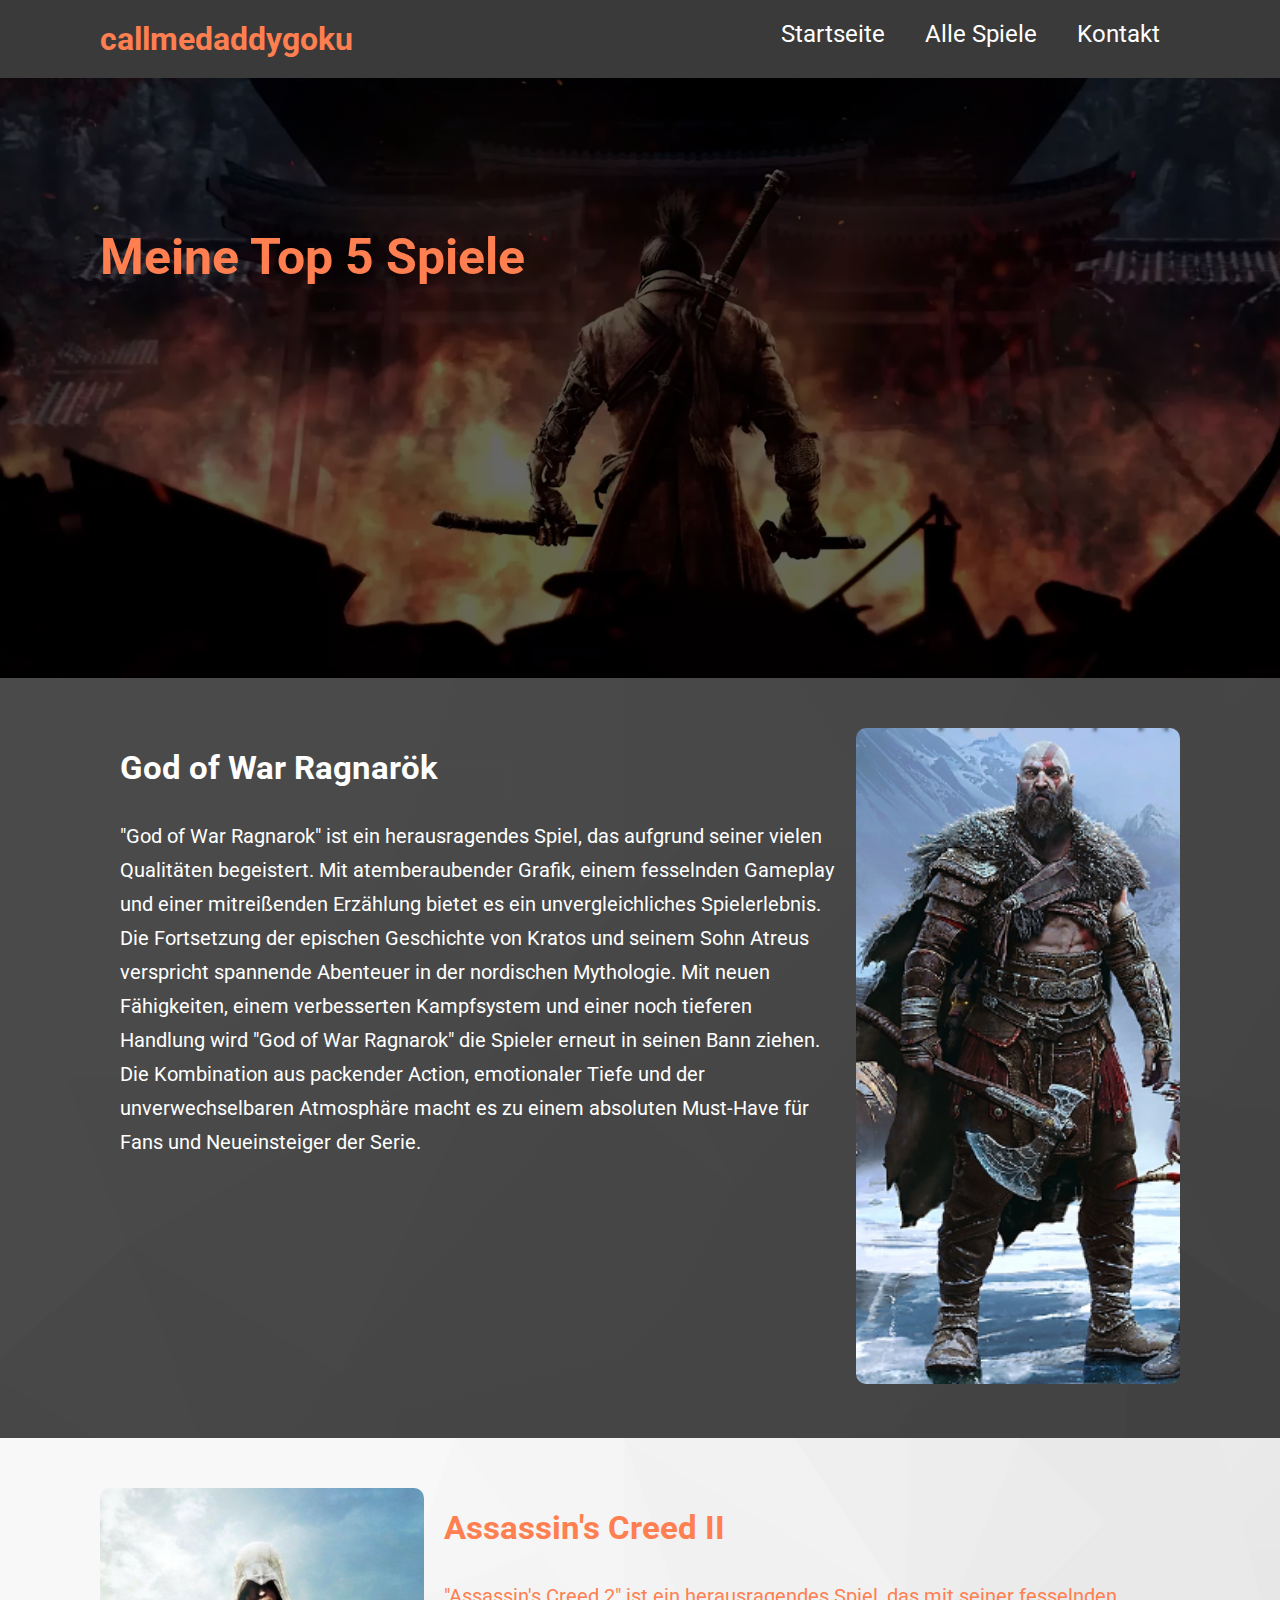
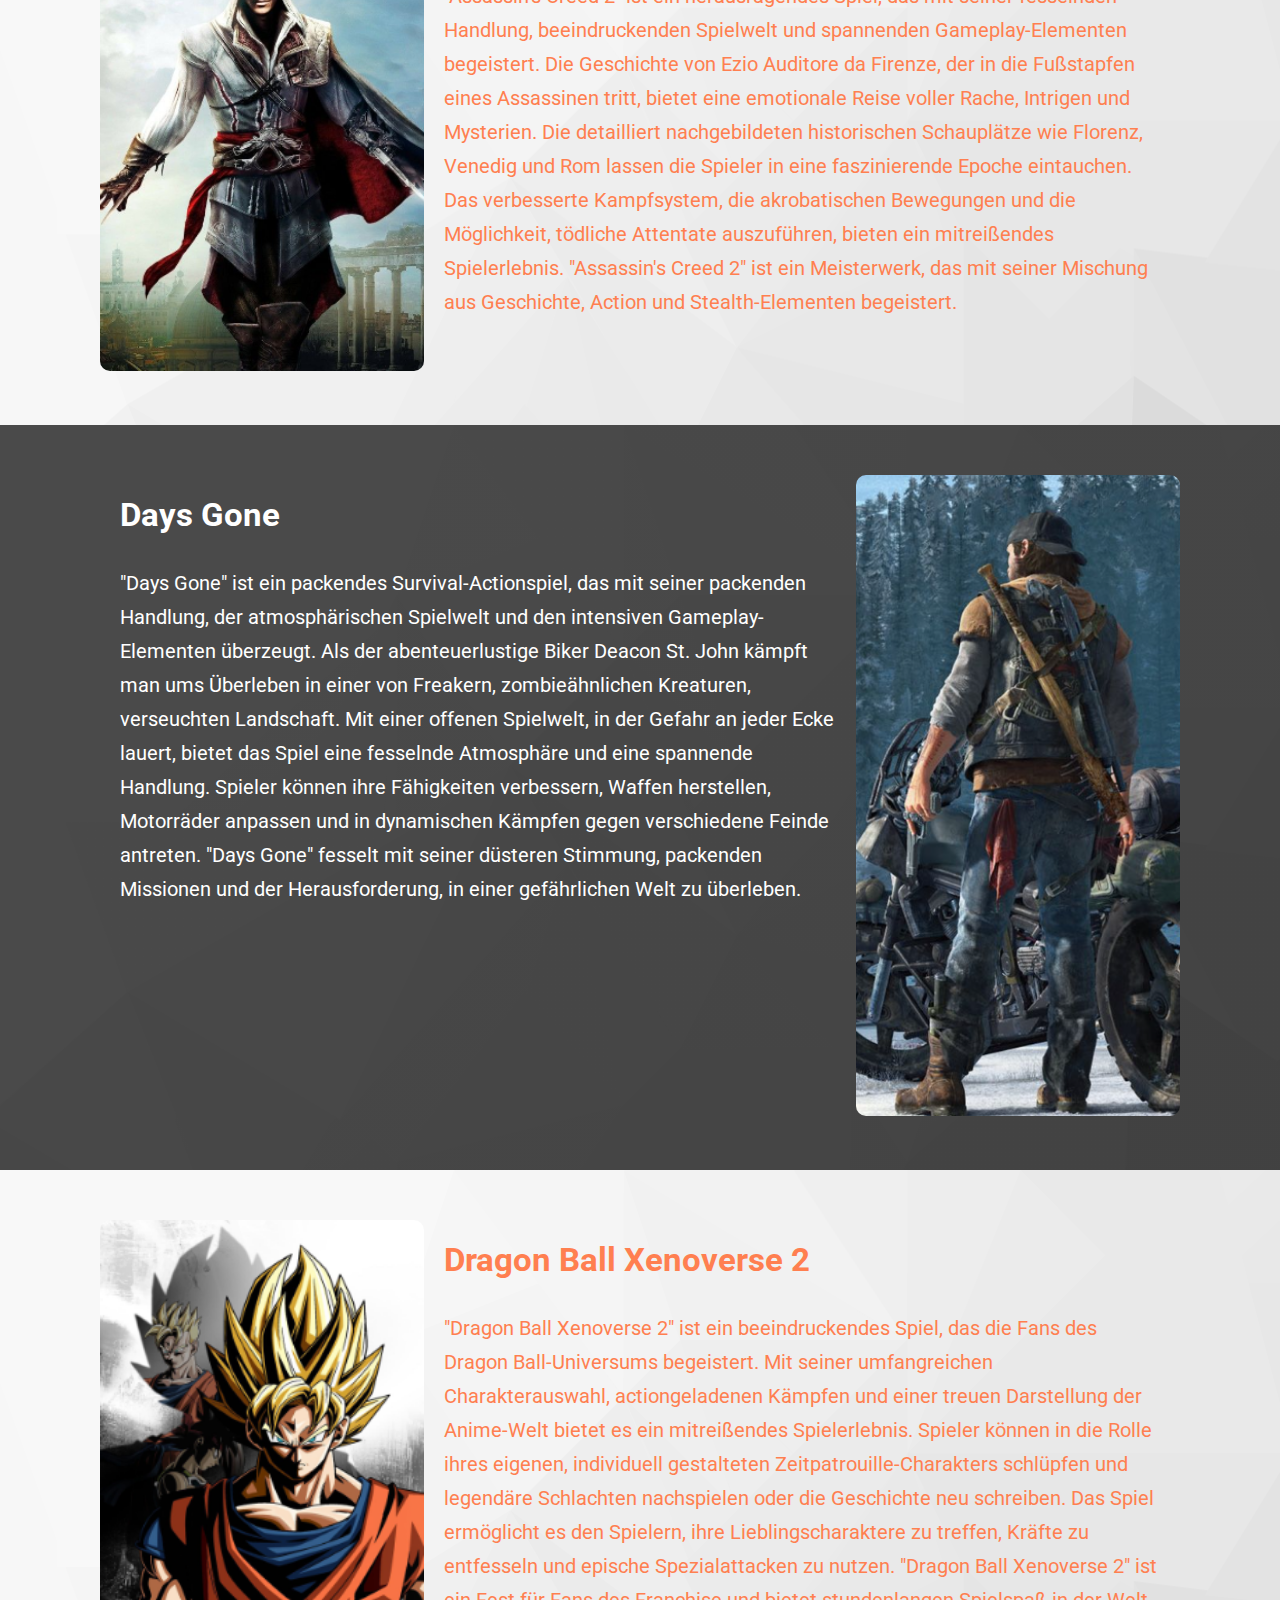
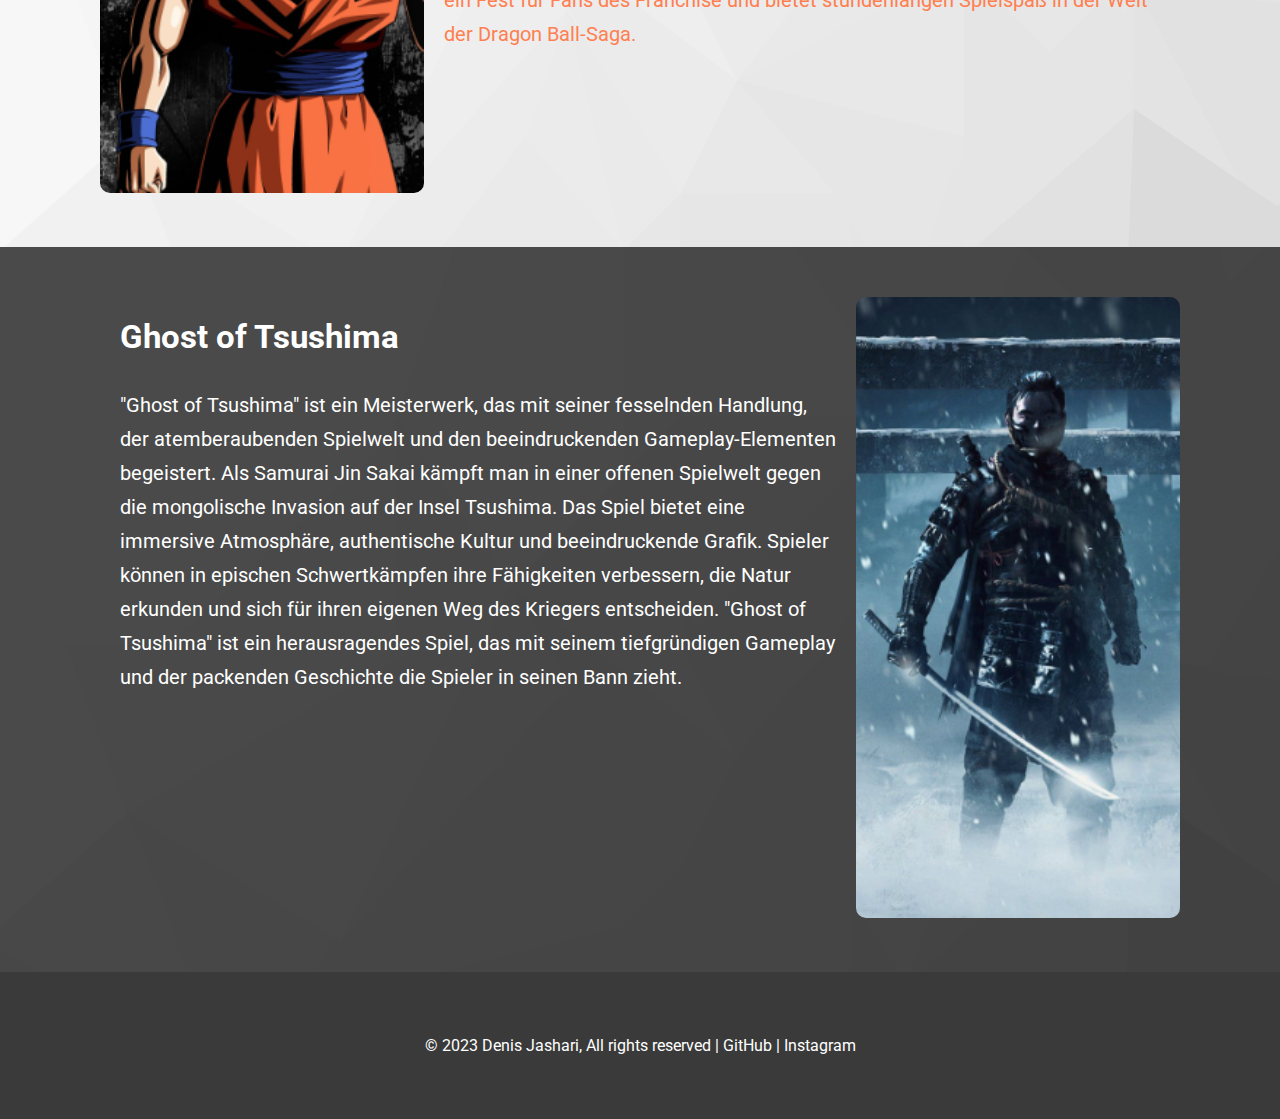
<file: top5.html>
<!DOCTYPE html>
<html lang="de">

<head>
    <meta charset="UTF-8">
    <meta name="viewport" content="width=device-width, initial-scale=1.0">
    <meta name="description"
        content="Hier findest du meine Top 5 Platin-Trophäen, die ich bisher gesammelt habe">
    <meta name="keywords" content="Platin Trophäen">
    <title>Meine Top 5</title>
    <link rel="stylesheet"
        href="https://fonts.googleapis.com/css2?family=Material+Symbols+Outlined:opsz,wght,FILL,GRAD@48,400,0,0">
    <link rel="stylesheet"
        href="https://fonts.googleapis.com/css2?family=Material+Symbols+Outlined:opsz,wght,FILL,GRAD@48,400,0,0">
    <link rel="stylesheet"
        href="https://fonts.googleapis.com/css2?family=Material+Symbols+Outlined:opsz,wght,FILL,GRAD@48,400,0,0">
    <link rel="preconnect" href="https://fonts.googleapis.com">
    <link rel="preconnect" href="https://fonts.gstatic.com" crossorigin>
    <link href="https://fonts.googleapis.com/css2?family=Arimo:wght@400;700&family=Roboto:wght@400;700&display=swap"
        rel="stylesheet">
    <link rel="stylesheet" href="/style.css">
</head>

<body>
    <header>
        <nav id="main-nav">
            <div class="standard-container">
                <h1>callmedaddygoku</h1>
                <ul>
                    <li><a href="/index.html">Startseite</a></li>
                    <li><a href="/games.html">Alle Spiele</a></li>
                    <li><a href="/contact.html">Kontakt</a></li>
                </ul>
            </div>
        </nav>
        <div id="top5-heading">
            <div class="standard-container">
                <div class="heading-content">
                    <h2 class="text-highlighted">Meine Top 5 Spiele</h2>
                </div>
            </div>
        </div>
    </header>

    <section id="games-section">
        <div class="standard-container">
            <div class="games-content">
                <h2>God of War Ragnarök</h2>
                <p>
                    "God of War Ragnarok" ist ein herausragendes Spiel, das aufgrund seiner vielen Qualitäten
                    begeistert. Mit atemberaubender Grafik, einem fesselnden Gameplay und einer mitreißenden Erzählung
                    bietet es ein unvergleichliches Spielerlebnis. Die Fortsetzung der epischen Geschichte von Kratos
                    und seinem Sohn Atreus verspricht spannende Abenteuer in der nordischen Mythologie. Mit neuen
                    Fähigkeiten, einem verbesserten Kampfsystem und einer noch tieferen Handlung wird "God of War
                    Ragnarok" die Spieler erneut in seinen Bann ziehen. Die Kombination aus packender Action,
                    emotionaler Tiefe und der unverwechselbaren Atmosphäre macht es zu einem absoluten Must-Have für
                    Fans und Neueinsteiger der Serie.
                </p>
            </div>
            <div class="games-img">
                <img src="/img/gowragnarok.png" alt="gow ragnarok image">
            </div>
        </div>
    </section>
    <section id="games-section-v2">
        <div class="standard-container">
            <div class="games-content">
                <h2>Assassin's Creed II</h2>
                <p>
                    "Assassin's Creed 2" ist ein herausragendes Spiel, das mit seiner fesselnden Handlung,
                    beeindruckenden Spielwelt und spannenden Gameplay-Elementen begeistert. Die Geschichte von Ezio
                    Auditore da Firenze, der in die Fußstapfen eines Assassinen tritt, bietet eine emotionale Reise
                    voller Rache, Intrigen und Mysterien. Die detailliert nachgebildeten historischen Schauplätze wie
                    Florenz, Venedig und Rom lassen die Spieler in eine faszinierende Epoche eintauchen. Das verbesserte
                    Kampfsystem, die akrobatischen Bewegungen und die Möglichkeit, tödliche Attentate auszuführen,
                    bieten ein mitreißendes Spielerlebnis. "Assassin's Creed 2" ist ein Meisterwerk, das mit seiner
                    Mischung aus Geschichte, Action und Stealth-Elementen begeistert.
                </p>
            </div>
            <div class="games-img">
                <img src="/img/ac2.png" alt="ac 2 image">
            </div>
        </div>
    </section>
    <section id="games-section">
        <div class="standard-container">
            <div class="games-content">
                <h2>Days Gone</h2>
                <p>
                    "Days Gone" ist ein packendes Survival-Actionspiel, das mit seiner packenden Handlung, der
                    atmosphärischen Spielwelt und den intensiven Gameplay-Elementen überzeugt. Als der abenteuerlustige
                    Biker Deacon St. John kämpft man ums Überleben in einer von Freakern, zombieähnlichen Kreaturen,
                    verseuchten Landschaft. Mit einer offenen Spielwelt, in der Gefahr an jeder Ecke lauert, bietet das
                    Spiel eine fesselnde Atmosphäre und eine spannende Handlung. Spieler können ihre Fähigkeiten
                    verbessern, Waffen herstellen, Motorräder anpassen und in dynamischen Kämpfen gegen verschiedene
                    Feinde antreten. "Days Gone" fesselt mit seiner düsteren Stimmung, packenden Missionen und der
                    Herausforderung, in einer gefährlichen Welt zu überleben.
                </p>
            </div>
            <div class="games-img">
                <img src="/img/daysgone.png" alt="days gone image">
            </div>
        </div>
    </section>
    <section id="games-section-v2">
        <div class="standard-container">
            <div class="games-content">
                <h2>Dragon Ball Xenoverse 2</h2>
                <p>
                    "Dragon Ball Xenoverse 2" ist ein beeindruckendes Spiel, das die Fans des Dragon Ball-Universums
                    begeistert. Mit seiner umfangreichen Charakterauswahl, actiongeladenen Kämpfen und einer treuen
                    Darstellung der Anime-Welt bietet es ein mitreißendes Spielerlebnis. Spieler können in die Rolle
                    ihres eigenen, individuell gestalteten Zeitpatrouille-Charakters schlüpfen und legendäre Schlachten
                    nachspielen oder die Geschichte neu schreiben. Das Spiel ermöglicht es den Spielern, ihre
                    Lieblingscharaktere zu treffen, Kräfte zu entfesseln und epische Spezialattacken zu nutzen. "Dragon
                    Ball Xenoverse 2" ist ein Fest für Fans des Franchise und bietet stundenlangen Spielspaß in der Welt
                    der Dragon Ball-Saga.
                </p>
            </div>
            <div class="games-img">
                <img src="/img/db_xenoverse2.png" alt="db xv 2 image">
            </div>
        </div>
    </section>
    <section id="games-section">
        <div class="standard-container">
            <div class="games-content">
                <h2>Ghost of Tsushima</h2>
                <p>
                    "Ghost of Tsushima" ist ein Meisterwerk, das mit seiner fesselnden Handlung, der atemberaubenden
                    Spielwelt und den beeindruckenden Gameplay-Elementen begeistert. Als Samurai Jin Sakai kämpft man in
                    einer offenen Spielwelt gegen die mongolische Invasion auf der Insel Tsushima. Das Spiel bietet eine
                    immersive Atmosphäre, authentische Kultur und beeindruckende Grafik. Spieler können in epischen
                    Schwertkämpfen ihre Fähigkeiten verbessern, die Natur erkunden und sich für ihren eigenen Weg des
                    Kriegers entscheiden. "Ghost of Tsushima" ist ein herausragendes Spiel, das mit seinem tiefgründigen
                    Gameplay und der packenden Geschichte die Spieler in seinen Bann zieht.
                </p>
            </div>
            <div class="games-img">
                <img src="/img/ghostoftsushima.png" alt="ghost of tsushima image">
            </div>
        </div>
    </section>


    <footer id="main-footer">
        <div class="standard-container">
            <p>&copy; 2023 Denis Jashari, All rights reserved | <a href="https://github.com/denisjashari54"
                    target="_blank">GitHub</a> |
                <a href="https://www.instagram.com/denko54_/" target="_blank">Instagram</a>
            </p>
        </div>
    </footer>

</body>

</html>
</file>
<file: style.css>
* {
    font-family: 'Arimo', sans-serif;
    font-family: 'Roboto', sans-serif;
    box-sizing: border-box;
    padding: 0px;
    margin: 0px;
}

h1,
h2,
h3,
h4,
h5,
h6 {
    padding-bottom: 20px;
}

a {
    color: #3A3A3A;
    text-decoration: none;
}

p {
    padding-top: 12px;
    padding-bottom: 12px;
}

/* ------ Hilfsklasse ------ */

.standard-container {
    max-width: 1080px;
    margin: 0 auto;
}

.text-highlighted {
    color: coral;
}

.btn {
    display: block;
    font-size: 20px;
    background-color: #3A3A3A;
    color: coral;
    padding: 10px 15px;
    text-align: center;
    border-radius: 5px;
    margin: 15px 0px;
}

.btn:hover {
    background-color: coral;
    color: white;
}

/* ------ Navigationsleiste ------ */

#main-nav {
    background-color: #3A3A3A;
}

#main-nav:after {
    content: "";
    display: block;
    clear: both;
}

#main-nav h1 {
    float: left;
    color: coral;
    padding-top: 20px;
}

#main-nav a {
    color: white;
}

#main-nav ul {
    float: right;
    list-style: none;
}

#main-nav li {
    float: left;
}

#main-nav ul li a {
    display: block;
    font-size: 24px;
    padding: 20px;
    text-align: center;
}

#main-nav ul li a:hover {
    background-color: coral;
    color: white;
}

/* ------ Willkommens Sektion ------ */

#welcome {
    background-image: linear-gradient(rgba(0, 0, 0, 0.8), rgba(0, 0, 0, 0.8)), url(../img/goku_sunrise_image.png);
    background-repeat: no-repeat;
    background-size: cover;
    min-height: 500px;
}

#welcome:after {
    content: "";
    display: block;
    clear: both;
}

#welcome .welcome-content {
    float: right;
    width: 70%;
    color: white;
    padding: 130px 50px;
}

#welcome .welcome-content p {
    line-height: 1.5em;
}

#welcome .welcome-img {
    float: left;
    width: 30%;
    padding-top: 90px;
}

#welcome .welcome-img img {
    width: 100%;
    border-radius: 50%;
}

#welcome .welcome-content h2 {
    font-size: 30px;
}

/* ------ About Sektion ------ */

#about {
    background-image: linear-gradient(rgba(0, 0, 0, 0.7), rgba(0, 0, 0, 0.7)), url(../img/polygon_background.png);
    padding-top: 50px;
    padding-bottom: 50px;
}

#about:after {
    content: "";
    display: block;
    clear: both;
}

#about .about-content {
    float: left;
    width: 70%;
    color: white;
    padding: 20px;
}

#about .about-img {
    float: left;
    width: 30%;
    padding: 20px;
}

#about .about-img img {
    width: 100%;
    border-radius: 10px;
}

#about .about-content h2 {
    font-size: 33px;
}

#about .about-content p {
    line-height: 1.9em;
}

/* ------ Skill Sektion ------ */

#skills {
    padding-top: 40px;
    padding-bottom: 40px;
}

#skills:after {
    content: "";
    display: block;
    clear: both;
}

#skills .skill {
    float: left;
    width: 33.33%;
    text-align: center;
    padding: 35px;
}

#skills .material-symbols-outlined {
    font-size: 80px;
    color: coral;
}

/* ------ Games Heading Sektion ------ */

#games-heading {
    background-image: linear-gradient(rgba(0, 0, 0, 0.6), rgba(0, 0, 0, 0.6)), url(../img/arthur_morgan.png);
    background-repeat: no-repeat;
    background-size: cover;
    min-height: 600px;
}

#games-heading .heading-content {
    color: white;
    padding: 100px 0px;
}

#games-heading .heading-content h2 {
    font-size: 40px;
}

#games-heading .heading-content p {
    font-size: 22px;
    line-height: 1.5em;
    text-align: left;
}

#games-heading .heading-content img {
    padding-top: 30px;
    border-radius: 10px;
}

/* ------ Games Main Sektion v1 ------ */

#games-section {
    background-image: linear-gradient(rgba(0, 0, 0, 0.7), rgba(0, 0, 0, 0.7)), url(../img/Banner_Light.png);
    padding-top: 50px;
    padding-bottom: 50px;
}

#games-section:after {
    content: "";
    display: block;
    clear: both;
}

#games-section .games-content {
    float: left;
    width: 70%;
    color: white;
    padding: 20px;
}

#games-section .games-img {
    float: left;
    width: 30%;
    padding: -100px;
}

#games-section .games-img img {
    width: 100%;
    border-radius: 10px;
}

#games-section .games-content p {
    font-size: 20px;
    line-height: 1.7em;
}

#games-section .games-content h2 {
    font-size: 33px;
}

/* ------ Games Main Sektion v2 ------ */

#games-section-v2 {
    background-image: url(../img/Banner_Light.png);
    padding-top: 50px;
    padding-bottom: 50px;
}

#games-section-v2:after {
    content: "";
    display: block;
    clear: both;
}

#games-section-v2 .games-content {
    float: right;
    width: 70%;
    color: coral;
    padding: 20px;
}

#games-section-v2 .games-img {
    float: right;
    width: 30%;
    padding: -100px;
}

#games-section-v2 .games-img img {
    width: 100%;
    border-radius: 10px;
}

#games-section-v2 .games-content p {
    font-size: 20px;
    line-height: 1.7em;
}

#games-section-v2 .games-content h2 {
    font-size: 33px;
}

/* ------ Top5 Heading Sektion ------ */

#top5-heading {
    background-image: linear-gradient(rgba(0, 0, 0, 0.6), rgba(0, 0, 0, 0.6)), url(../img/sekiro_top5.png);
    background-repeat: no-repeat;
    background-size: cover;
    min-height: 600px;
}

#top5-heading .heading-content {
    color: white;
    padding: 100px 0px;
}

#top5-heading .heading-content h2 {
    font-size: 50px;
    padding-top: 50px;
}

#top5-heading .heading-content p {
    font-size: 20px;
    text-align: left;
}

#top5-heading .heading-content img {
    padding-top: 30px;
    border-radius: 10px;
}

/* ------ Contact Heading Sektion ------ */

#contact-heading {
    background-image: linear-gradient(rgba(0, 0, 0, 0.6), rgba(0, 0, 0, 0.6)), url(../img/Banner_Light.png);
    background-repeat: no-repeat;
    background-size: cover;
    min-height: 400px;
}

#contact-heading .heading-content {
    color: white;
    padding: 130px 0px;
}

#contact-heading .heading-content h2 {
    font-size: 40px;
}

#contact-heading .heading-content p {
    font-size: 20px;
}


/* ------ Contact Options Sektion ------ */

#contact-options {
    margin-top: -150px;
    padding-bottom: 100px;
}

#contact-options:after {
    content: "";
    display: block;
    clear: both;
}

#contact-options .contact-option {
    float: left;
    width: 31.33%;
    margin: 1%;
    text-align: center;
    padding: 35px;
    background-color: #3A3A3A;
    min-height: 300px;
    border-radius: 10px;
}

#contact-options .contact-option h3 {
    font-size: 25px;
    color: coral;
    padding-top: 15px;
}

#contact-options .contact-option p {
    color: white;
    line-height: 1.7em;
}

#contact-options .material-symbols-outlined {
    font-size: 40px;
    color: white;
}




/* ------ Footer ------ */

#main-footer {
    background-color: #3A3A3A;
    min-height: 120px;
    padding: 52px;
}

#main-footer p {
    text-align: center;
    color: white;
}

#main-footer p a {
    color: white;
}
</file>
